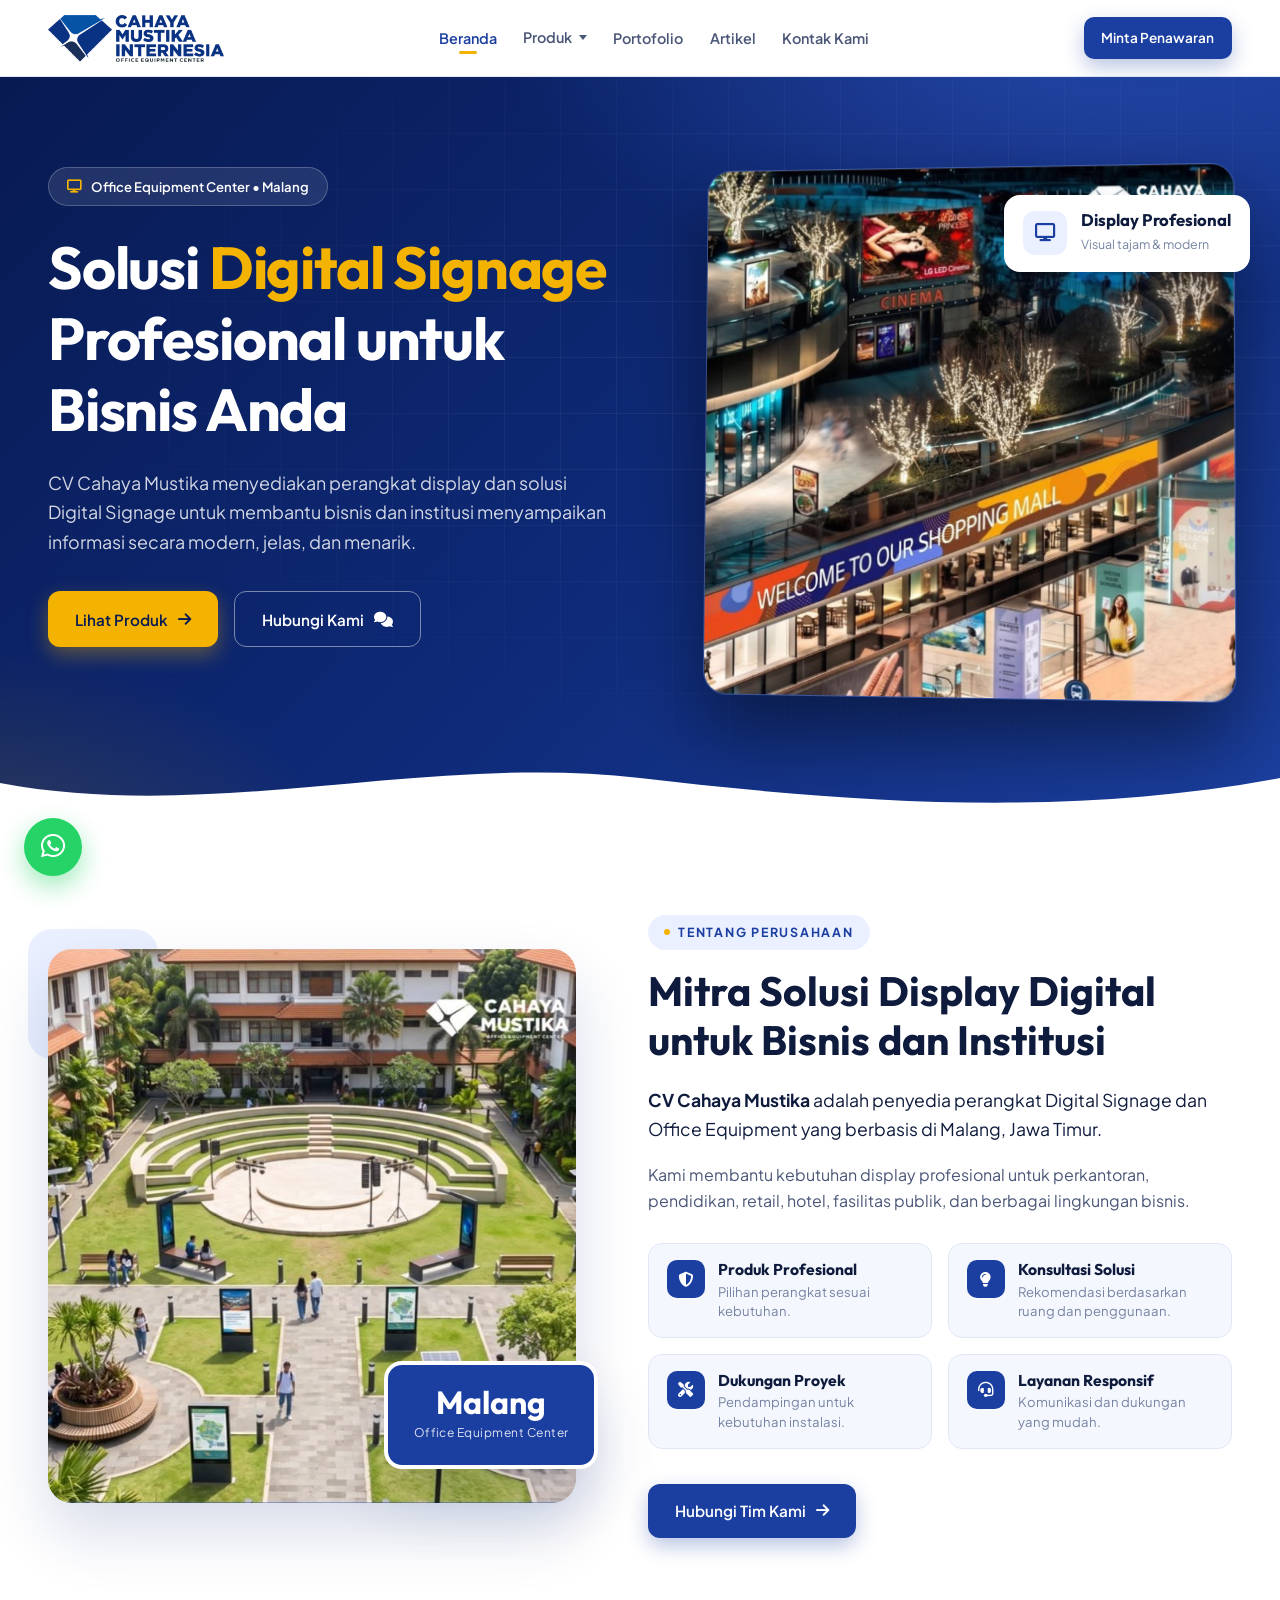
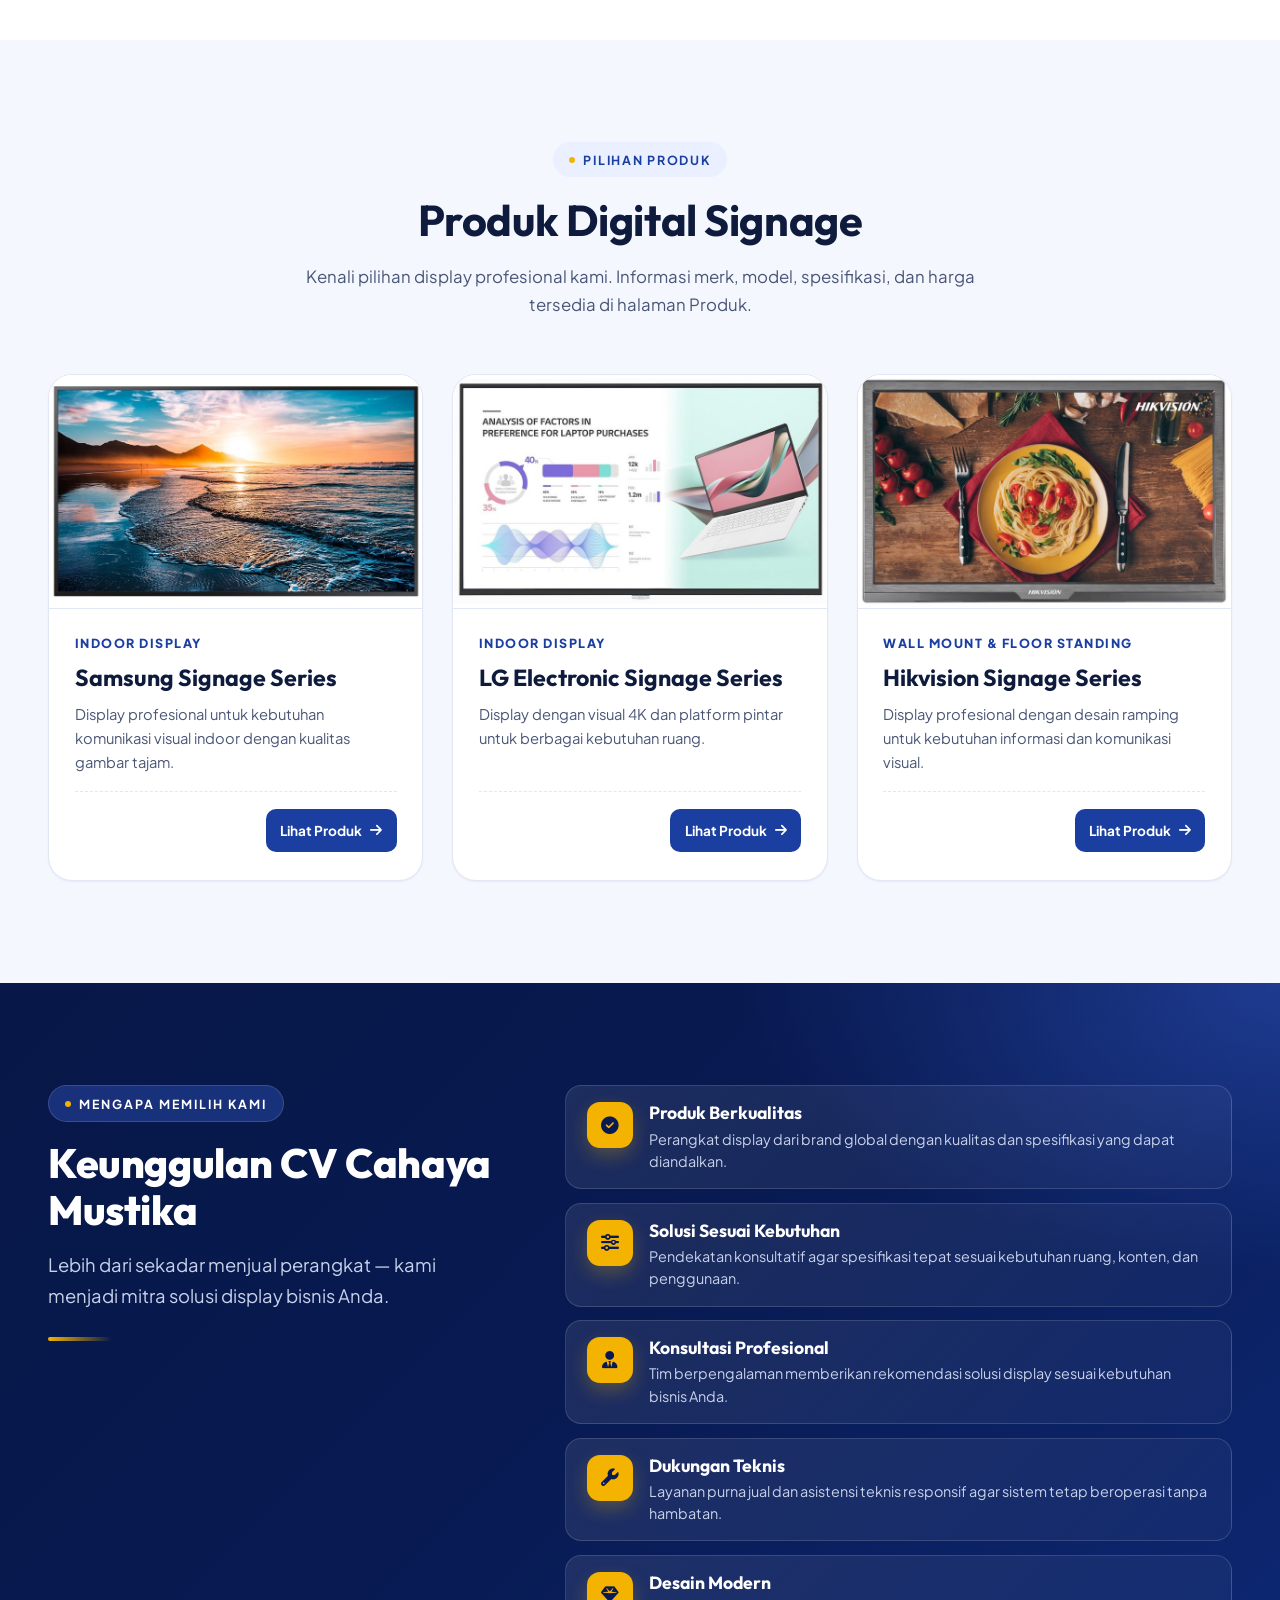
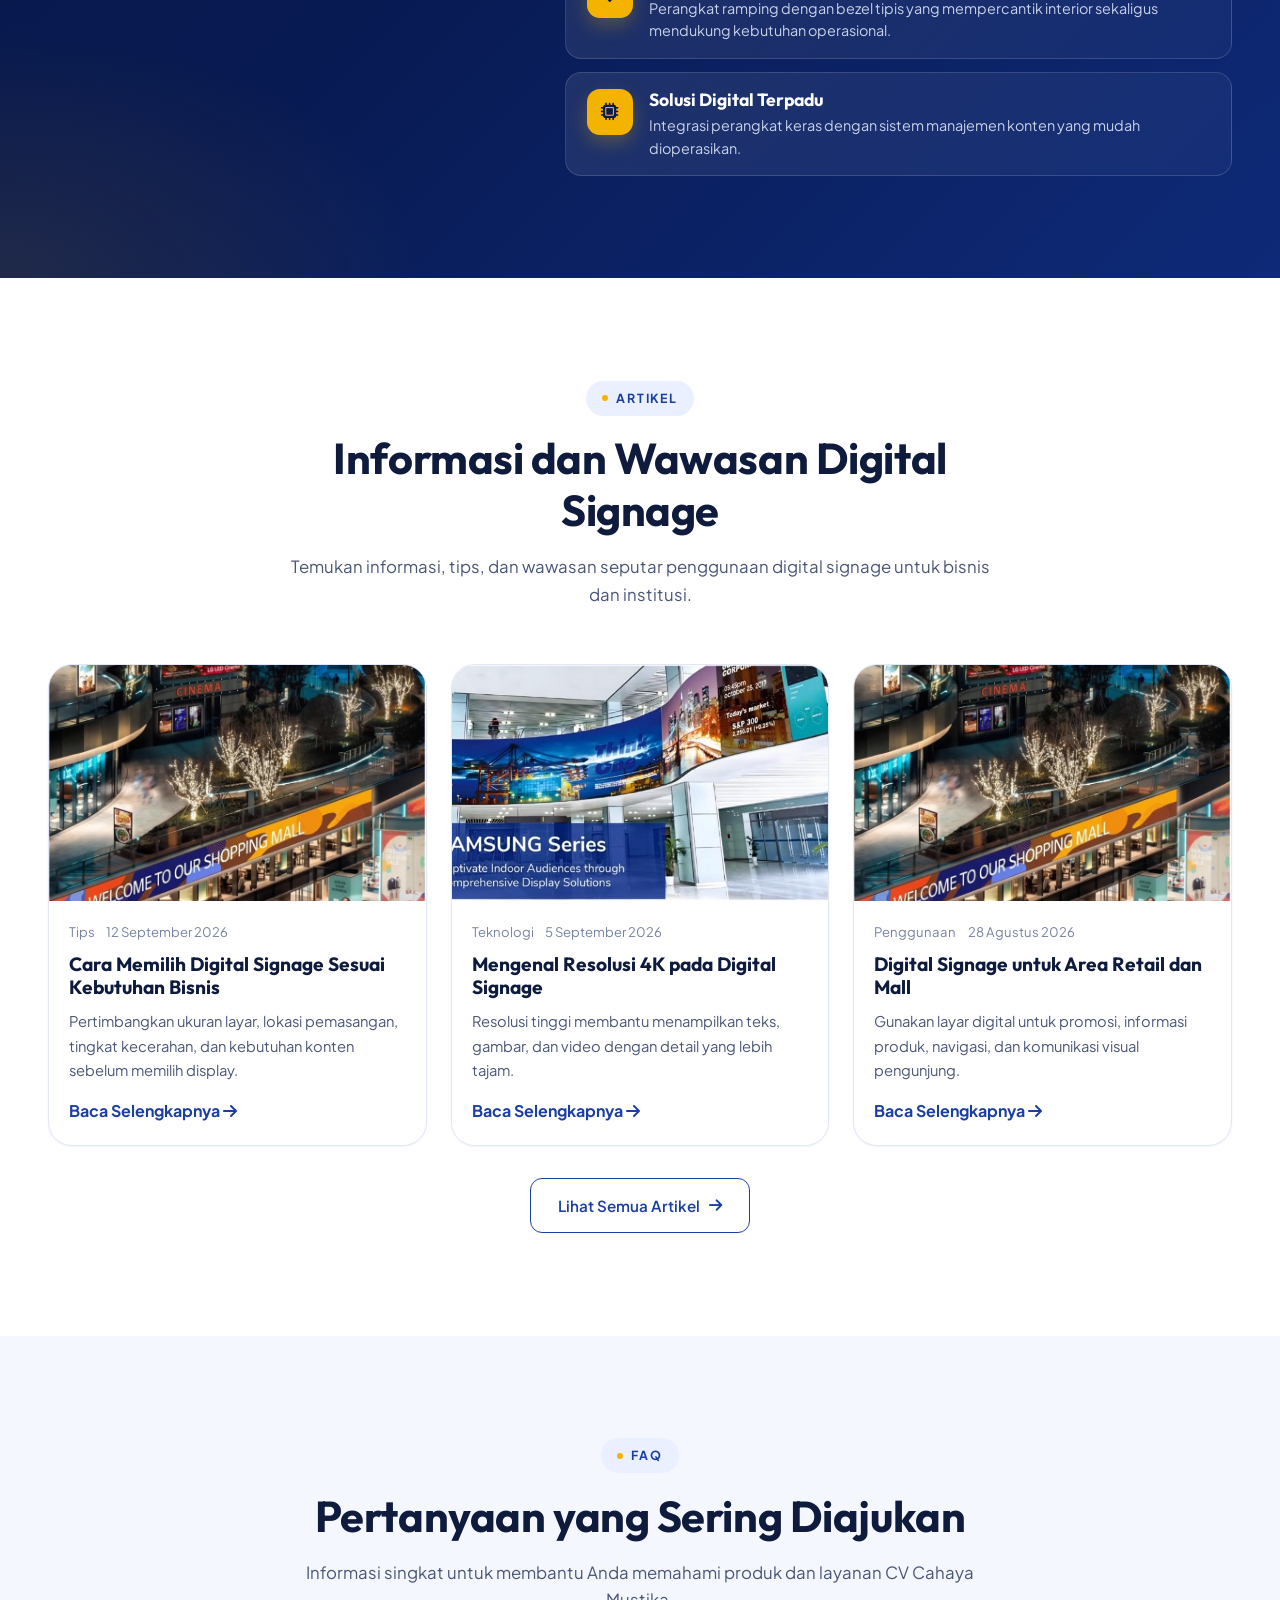
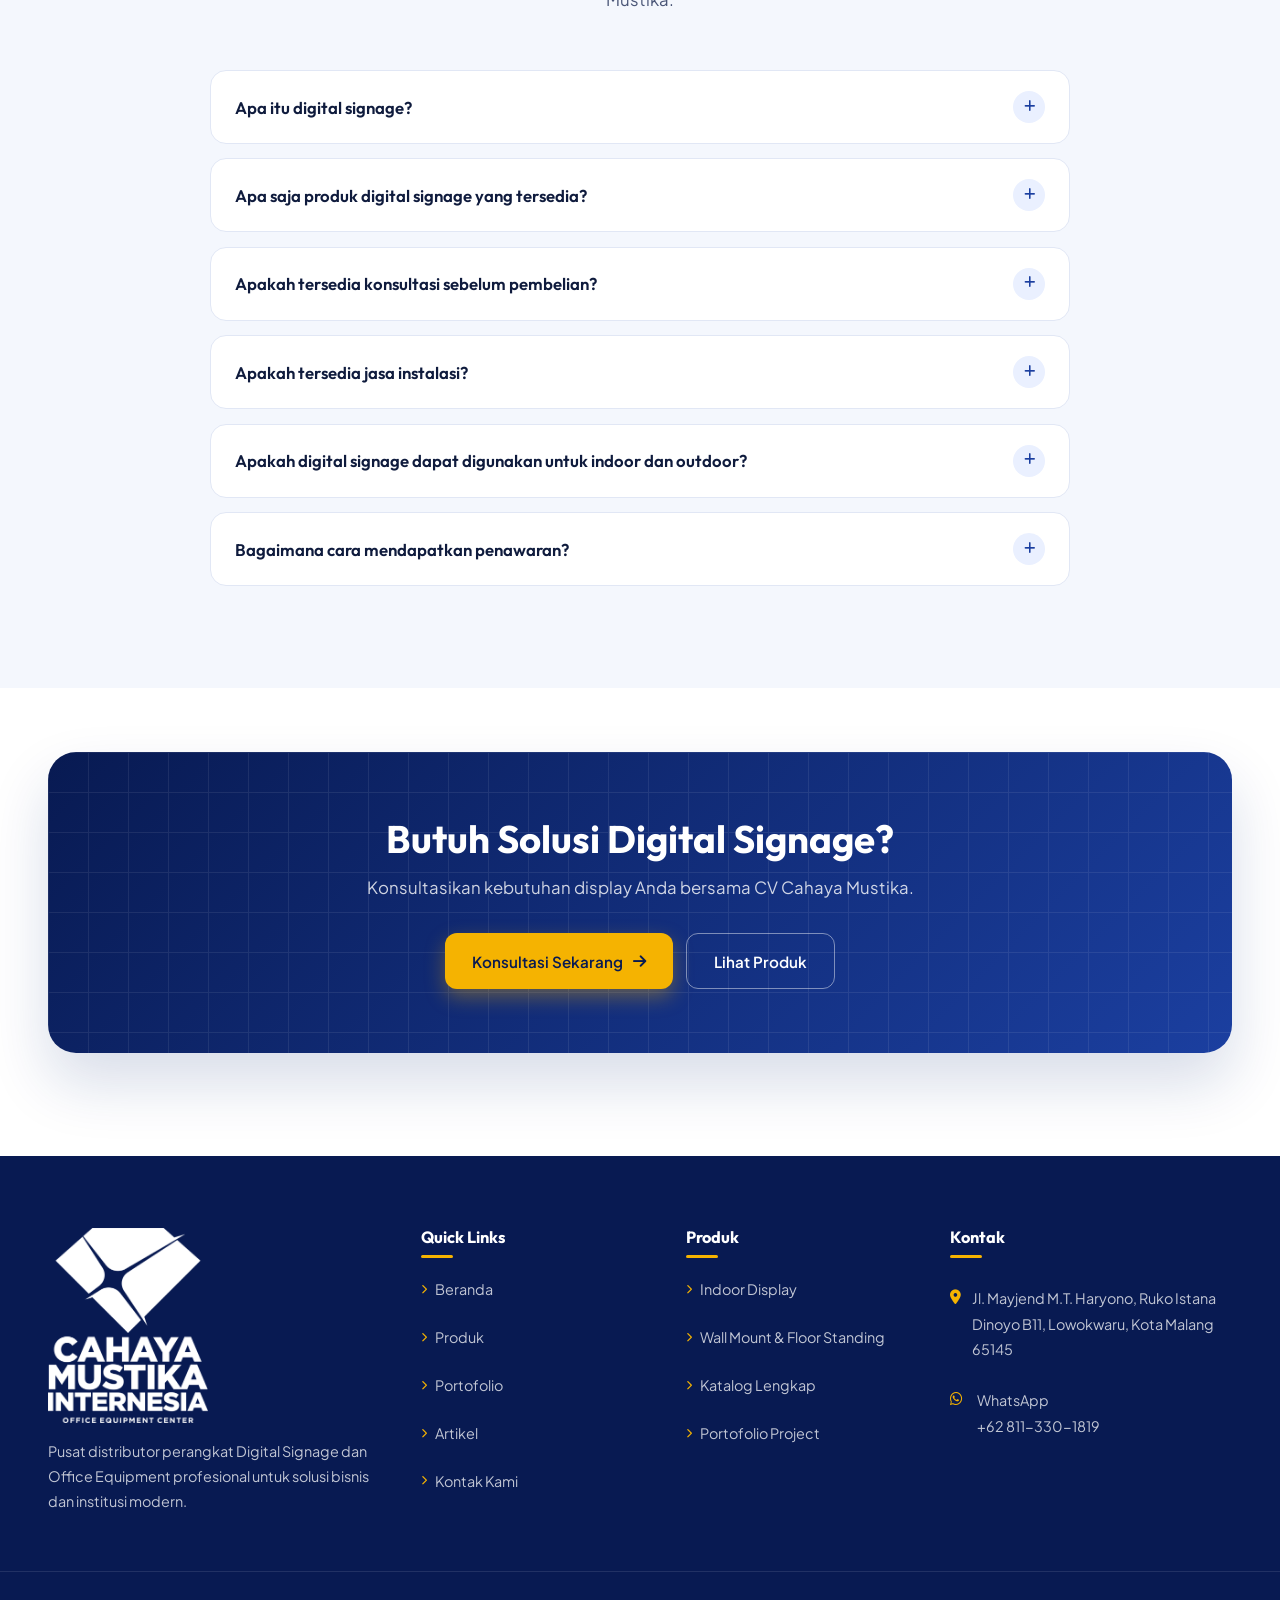
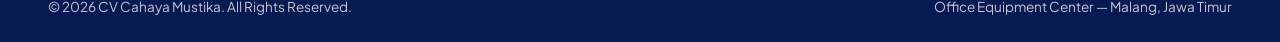
<file: index.html>
<!DOCTYPE html>
<html lang="id">
<head>
<meta charset="UTF-8"><meta name="viewport" content="width=device-width, initial-scale=1.0">
<title>CV Cahaya Mustika — Digital Signage</title>
<meta name="description" content="CV Cahaya Mustika menyediakan solusi Digital Signage dan Office Equipment profesional untuk bisnis dan institusi.">
<meta name="theme-color" content="#1B3FA0"><link rel="icon" type="image/png" href="assets/favicon.png">
<script>document.documentElement.classList.add('js');</script>
<link rel="preconnect" href="https://fonts.googleapis.com"><link rel="preconnect" href="https://fonts.gstatic.com" crossorigin>
<link href="https://fonts.googleapis.com/css2?family=Outfit:wght@400;500;600;700;800&family=Plus+Jakarta+Sans:wght@300;400;500;600;700&display=swap" rel="stylesheet">
<link rel="stylesheet" href="https://cdnjs.cloudflare.com/ajax/libs/font-awesome/6.4.0/css/all.min.css"><link rel="stylesheet" href="css/style.css">
</head>
<body>
<div class="scroll-progress" id="scrollProgress"></div>
<header id="header" class="header">
    <div class="container nav-container">
        <a href="index.html" class="logo-brand" aria-label="CV Cahaya Mustika">
            <img src="assets/logo.png" alt="CV Cahaya Mustika - Office Equipment Center">
        </a>
        <nav class="nav-menu" id="navMenu" aria-label="Navigasi utama">
            <ul class="nav-list"><li><a href="index.html" class="nav-link active">Beranda</a></li><li class="nav-item has-dropdown"><a href="produk.html" class="nav-link nav-dropdown-toggle" aria-haspopup="true" aria-expanded="false">Produk <span class="dd-caret" aria-hidden="true"></span></a><ul class="dropdown-menu" role="menu"><li role="none"><a role="menuitem" class="dropdown-link" href="produk.html?brand=samsung">Samsung</a></li><li role="none"><a role="menuitem" class="dropdown-link" href="produk.html?brand=lg">LG</a></li><li role="none"><a role="menuitem" class="dropdown-link" href="produk.html?brand=hikvision">Hikvision</a></li></ul></li><li><a href="portofolio.html" class="nav-link">Portofolio</a></li><li><a href="artikel.html" class="nav-link">Artikel</a></li><li><a href="kontak.html" class="nav-link">Kontak Kami</a></li></ul>
        </nav>
        <div class="nav-action">
            <a href="kontak.html" class="btn btn-primary btn-sm">Minta Penawaran</a>
            <button class="hamburger" id="hamburger" aria-label="Buka menu" aria-expanded="false"><span></span><span></span><span></span></button>
        </div>
    </div>
</header>
<main>
<section class="hero"><div class="container hero-grid"><div class="hero-content"><span class="hero-badge"><i class="fa-solid fa-display"></i> Office Equipment Center • Malang</span><h1>Solusi <span class="accent">Digital Signage</span> Profesional untuk Bisnis Anda</h1><p class="lead">CV Cahaya Mustika menyediakan perangkat display dan solusi Digital Signage untuk membantu bisnis dan institusi menyampaikan informasi secara modern, jelas, dan menarik.</p><div class="hero-buttons"><a href="produk.html" class="btn btn-gold">Lihat Produk <i class="fa-solid fa-arrow-right"></i></a><a href="kontak.html" class="btn btn-ghost">Hubungi Kami <i class="fa-solid fa-comments"></i></a></div></div><div class="hero-visual"><div class="hero-frame"><img src="assets/products/cover-mall.jpg" alt="Digital signage di pusat perbelanjaan"></div><div class="float-card fc-2"><div class="fi"><i class="fa-solid fa-display"></i></div><div><strong>Display Profesional</strong><span>Visual tajam & modern</span></div></div></div></div><div class="hero-wave"><svg viewBox="0 0 1440 60" preserveAspectRatio="none"><path d="M0,30 C240,70 480,0 720,25 C960,50 1200,65 1440,25 L1440,60 L0,60 Z"/></svg></div></section>
<section class="section"><div class="container about-grid"><div class="about-visual reveal"><div class="about-img-main"><img src="assets/products/campus.jpg" alt="Digital signage di area kampus"></div><div class="about-badge"><b>Malang</b><small>Office Equipment Center</small></div></div><div class="about-text reveal"><span class="eyebrow">Tentang Perusahaan</span><h2>Mitra Solusi Display Digital untuk Bisnis dan Institusi</h2><p class="lead"><strong>CV Cahaya Mustika</strong> adalah penyedia perangkat Digital Signage dan Office Equipment yang berbasis di Malang, Jawa Timur.</p><p>Kami membantu kebutuhan display profesional untuk perkantoran, pendidikan, retail, hotel, fasilitas publik, dan berbagai lingkungan bisnis.</p><div class="check-grid"><div class="check-item"><i class="fa-solid fa-shield-halved"></i><div><h4>Produk Profesional</h4><p>Pilihan perangkat sesuai kebutuhan.</p></div></div><div class="check-item"><i class="fa-solid fa-lightbulb"></i><div><h4>Konsultasi Solusi</h4><p>Rekomendasi berdasarkan ruang dan penggunaan.</p></div></div><div class="check-item"><i class="fa-solid fa-screwdriver-wrench"></i><div><h4>Dukungan Proyek</h4><p>Pendampingan untuk kebutuhan instalasi.</p></div></div><div class="check-item"><i class="fa-solid fa-headset"></i><div><h4>Layanan Responsif</h4><p>Komunikasi dan dukungan yang mudah.</p></div></div></div><a href="kontak.html" class="btn btn-primary">Hubungi Tim Kami <i class="fa-solid fa-arrow-right"></i></a></div></div></section>
<section class="section bg-alt"><div class="container"><div class="section-header"><span class="eyebrow">Pilihan Produk</span><h2>Produk Digital Signage</h2><p>Kenali pilihan display profesional kami. Informasi merk, model, spesifikasi, dan harga tersedia di halaman Produk.</p></div><div class="product-grid"><article class="product-card reveal"><div class="product-img"><img src="assets/products/samsung-qh55.jpg" alt="Samsung Signage Series"></div><div class="product-body"><div class="product-cat">Indoor Display</div><h3>Samsung Signage Series</h3><p>Display profesional untuk kebutuhan komunikasi visual indoor dengan kualitas gambar tajam.</p><div class="product-foot"><span></span><a class="btn-detail" href="produk.html">Lihat Produk <i class="fa-solid fa-arrow-right"></i></a></div></div></article><article class="product-card reveal"><div class="product-img"><img src="assets/products/lg-55uh5j.jpg" alt="LG Electronic Signage Series"></div><div class="product-body"><div class="product-cat">Indoor Display</div><h3>LG Electronic Signage Series</h3><p>Display dengan visual 4K dan platform pintar untuk berbagai kebutuhan ruang.</p><div class="product-foot"><span></span><a class="btn-detail" href="produk.html">Lihat Produk <i class="fa-solid fa-arrow-right"></i></a></div></div></article><article class="product-card reveal"><div class="product-img"><img src="assets/products/hik-d6043un.jpg" alt="Hikvision Signage Series"></div><div class="product-body"><div class="product-cat">Wall Mount & Floor Standing</div><h3>Hikvision Signage Series</h3><p>Display profesional dengan desain ramping untuk kebutuhan informasi dan komunikasi visual.</p><div class="product-foot"><span></span><a class="btn-detail" href="produk.html">Lihat Produk <i class="fa-solid fa-arrow-right"></i></a></div></div></article></div></div></section>
<section class="section why" id="keunggulan">
<div class="container why-layout">
<div class="section-header why-intro reveal"><span class="eyebrow">Mengapa Memilih Kami</span><h2>Keunggulan CV Cahaya Mustika</h2><p>Lebih dari sekadar menjual perangkat — kami menjadi mitra solusi display bisnis Anda.</p></div>
<div class="why-grid">
<article class="why-item reveal" style="--i:0"><div class="why-card"><div class="wi"><i class="fa-solid fa-circle-check" aria-hidden="true"></i></div><div class="why-content"><h3>Produk Berkualitas</h3><p>Perangkat display dari brand global dengan kualitas dan spesifikasi yang dapat diandalkan.</p></div></div></article>
<article class="why-item reveal" style="--i:1"><div class="why-card"><div class="wi"><i class="fa-solid fa-sliders" aria-hidden="true"></i></div><div class="why-content"><h3>Solusi Sesuai Kebutuhan</h3><p>Pendekatan konsultatif agar spesifikasi tepat sesuai kebutuhan ruang, konten, dan penggunaan.</p></div></div></article>
<article class="why-item reveal" style="--i:2"><div class="why-card"><div class="wi"><i class="fa-solid fa-user-tie" aria-hidden="true"></i></div><div class="why-content"><h3>Konsultasi Profesional</h3><p>Tim berpengalaman memberikan rekomendasi solusi display sesuai kebutuhan bisnis Anda.</p></div></div></article>
<article class="why-item reveal" style="--i:0"><div class="why-card"><div class="wi"><i class="fa-solid fa-wrench" aria-hidden="true"></i></div><div class="why-content"><h3>Dukungan Teknis</h3><p>Layanan purna jual dan asistensi teknis responsif agar sistem tetap beroperasi tanpa hambatan.</p></div></div></article>
<article class="why-item reveal" style="--i:1"><div class="why-card"><div class="wi"><i class="fa-solid fa-gem" aria-hidden="true"></i></div><div class="why-content"><h3>Desain Modern</h3><p>Perangkat ramping dengan bezel tipis yang mempercantik interior sekaligus mendukung kebutuhan operasional.</p></div></div></article>
<article class="why-item reveal" style="--i:2"><div class="why-card"><div class="wi"><i class="fa-solid fa-microchip" aria-hidden="true"></i></div><div class="why-content"><h3>Solusi Digital Terpadu</h3><p>Integrasi perangkat keras dengan sistem manajemen konten yang mudah dioperasikan.</p></div></div></article>
</div>
</div>
</section>
<section class="section">
<div class="container">
<div class="section-header"><span class="eyebrow">Artikel</span><h2>Informasi dan Wawasan Digital Signage</h2><p>Temukan informasi, tips, dan wawasan seputar penggunaan digital signage untuk bisnis dan institusi.</p></div>
<div class="article-grid">
<article class="article-card reveal"><img src="assets/articles/artikel-pilihan-display.jpg" alt="Cara memilih digital signage"><div class="article-card-body"><div class="article-meta"><span>Tips</span><span>12 September 2026</span></div><h3>Cara Memilih Digital Signage Sesuai Kebutuhan Bisnis</h3><p>Pertimbangkan ukuran layar, lokasi pemasangan, tingkat kecerahan, dan kebutuhan konten sebelum memilih display.</p><a class="article-read" href="artikel.html">Baca Selengkapnya <i class="fa-solid fa-arrow-right"></i></a></div></article>
<article class="article-card reveal"><img src="assets/articles/artikel-4k.jpg" alt="Resolusi 4K digital signage"><div class="article-card-body"><div class="article-meta"><span>Teknologi</span><span>5 September 2026</span></div><h3>Mengenal Resolusi 4K pada Digital Signage</h3><p>Resolusi tinggi membantu menampilkan teks, gambar, dan video dengan detail yang lebih tajam.</p><a class="article-read" href="artikel.html">Baca Selengkapnya <i class="fa-solid fa-arrow-right"></i></a></div></article>
<article class="article-card reveal"><img src="assets/articles/artikel-retail.jpg" alt="Digital signage untuk retail"><div class="article-card-body"><div class="article-meta"><span>Penggunaan</span><span>28 Agustus 2026</span></div><h3>Digital Signage untuk Area Retail dan Mall</h3><p>Gunakan layar digital untuk promosi, informasi produk, navigasi, dan komunikasi visual pengunjung.</p><a class="article-read" href="artikel.html">Baca Selengkapnya <i class="fa-solid fa-arrow-right"></i></a></div></article>
</div>
<div style="text-align:center;margin-top:2rem"><a href="artikel.html" class="btn btn-outline">Lihat Semua Artikel <i class="fa-solid fa-arrow-right"></i></a></div>
</div>
</section>
<section class="section bg-alt">
<div class="container">
<div class="section-header"><span class="eyebrow">FAQ</span><h2>Pertanyaan yang Sering Diajukan</h2><p>Informasi singkat untuk membantu Anda memahami produk dan layanan CV Cahaya Mustika.</p></div>
<div class="faq-wrap">
<div class="faq-item"><button class="faq-q" type="button">Apa itu digital signage?<i class="fa-solid fa-plus"></i></button><div class="faq-a"><p>Digital signage adalah media display digital yang digunakan untuk menyampaikan informasi, promosi, pengumuman, atau konten visual secara dinamis.</p></div></div>
<div class="faq-item"><button class="faq-q" type="button">Apa saja produk digital signage yang tersedia?<i class="fa-solid fa-plus"></i></button><div class="faq-a"><p>Kami menyediakan berbagai pilihan display profesional dari Samsung, LG, dan Hikvision untuk kebutuhan indoor, wall mount, floor standing, serta kebutuhan visual lainnya.</p></div></div>
<div class="faq-item"><button class="faq-q" type="button">Apakah tersedia konsultasi sebelum pembelian?<i class="fa-solid fa-plus"></i></button><div class="faq-a"><p>Ya. Tim CV Cahaya Mustika dapat membantu menyesuaikan pilihan perangkat berdasarkan ukuran ruang, lokasi pemasangan, jenis konten, dan kebutuhan penggunaan.</p></div></div>
<div class="faq-item"><button class="faq-q" type="button">Apakah tersedia jasa instalasi?<i class="fa-solid fa-plus"></i></button><div class="faq-a"><p>Untuk kebutuhan proyek, Anda dapat berkonsultasi dengan tim kami mengenai kebutuhan pemasangan dan dukungan proyek.</p></div></div>
<div class="faq-item"><button class="faq-q" type="button">Apakah digital signage dapat digunakan untuk indoor dan outdoor?<i class="fa-solid fa-plus"></i></button><div class="faq-a"><p>Jenis perangkat harus disesuaikan dengan lokasi penggunaan. Tim kami dapat membantu memilih spesifikasi display yang sesuai dengan kondisi ruang dan lingkungan.</p></div></div>
<div class="faq-item"><button class="faq-q" type="button">Bagaimana cara mendapatkan penawaran?<i class="fa-solid fa-plus"></i></button><div class="faq-a"><p>Klik tombol Minta Penawaran atau Hubungi Kami, lalu sampaikan kebutuhan display Anda. Tim kami akan membantu proses konsultasi dan penawaran.</p></div></div>
</div>
</div>
</section>
<section class="cta"><div class="container"><div class="cta-box"><h2>Butuh Solusi Digital Signage?</h2><p>Konsultasikan kebutuhan display Anda bersama CV Cahaya Mustika.</p><div class="cta-actions"><a href="kontak.html" class="btn btn-gold">Konsultasi Sekarang <i class="fa-solid fa-arrow-right"></i></a><a href="produk.html" class="btn btn-ghost">Lihat Produk</a></div></div></div></section>
</main>
<footer class="footer"><div class="container footer-grid"><div class="footer-brand"><img src="assets/logo-white.png" alt="CV Cahaya Mustika"><p>Pusat distributor perangkat Digital Signage dan Office Equipment profesional untuk solusi bisnis dan institusi modern.</p></div><div><h4>Quick Links</h4><ul class="footer-links"><li><a href="index.html">Beranda</a></li><li><a href="produk.html">Produk</a></li><li><a href="portofolio.html">Portofolio</a></li><li><a href="artikel.html">Artikel</a></li><li><a href="kontak.html">Kontak Kami</a></li></ul></div><div><h4>Produk</h4><ul class="footer-links"><li><a href="produk.html?kategori=indoor">Indoor Display</a></li><li><a href="produk.html?kategori=wall">Wall Mount &amp; Floor Standing</a></li><li><a href="produk.html">Katalog Lengkap</a></li><li><a href="portofolio.html">Portofolio Project</a></li></ul></div><div class="footer-contact"><h4>Kontak</h4>
                <p><i class="fa-solid fa-location-dot"></i><span>Jl. Mayjend M.T. Haryono, Ruko Istana Dinoyo B11, Lowokwaru, Kota Malang 65145</span></p>
                <p><i class="fa-brands fa-whatsapp"></i><span>WhatsApp<br><a href="https://wa.me/628113301819?text=Halo%20CV%20Cahaya%20Mustika%2C%20saya%20ingin%20konsultasi%20Digital%20Signage." target="_blank" rel="noopener" data-wa-number>+62 811-330-1819</a></span></p>
            </div></div><div class="footer-bottom"><div class="container"><span>&copy; 2026 CV Cahaya Mustika. All Rights Reserved.</span><span>Office Equipment Center — Malang, Jawa Timur</span></div></div></footer>
<a href="https://wa.me/628113301819?text=Halo%20CV%20Cahaya%20Mustika%2C%20saya%20ingin%20konsultasi%20Digital%20Signage." target="_blank" rel="noopener" class="wa-float" data-wa-number aria-label="Chat WhatsApp"><i class="fa-brands fa-whatsapp"></i></a><button id="backToTop" class="back-to-top" aria-label="Kembali ke atas"><i class="fa-solid fa-arrow-up"></i></button>
<script src="js/script.js"></script>
</body></html>
</file>
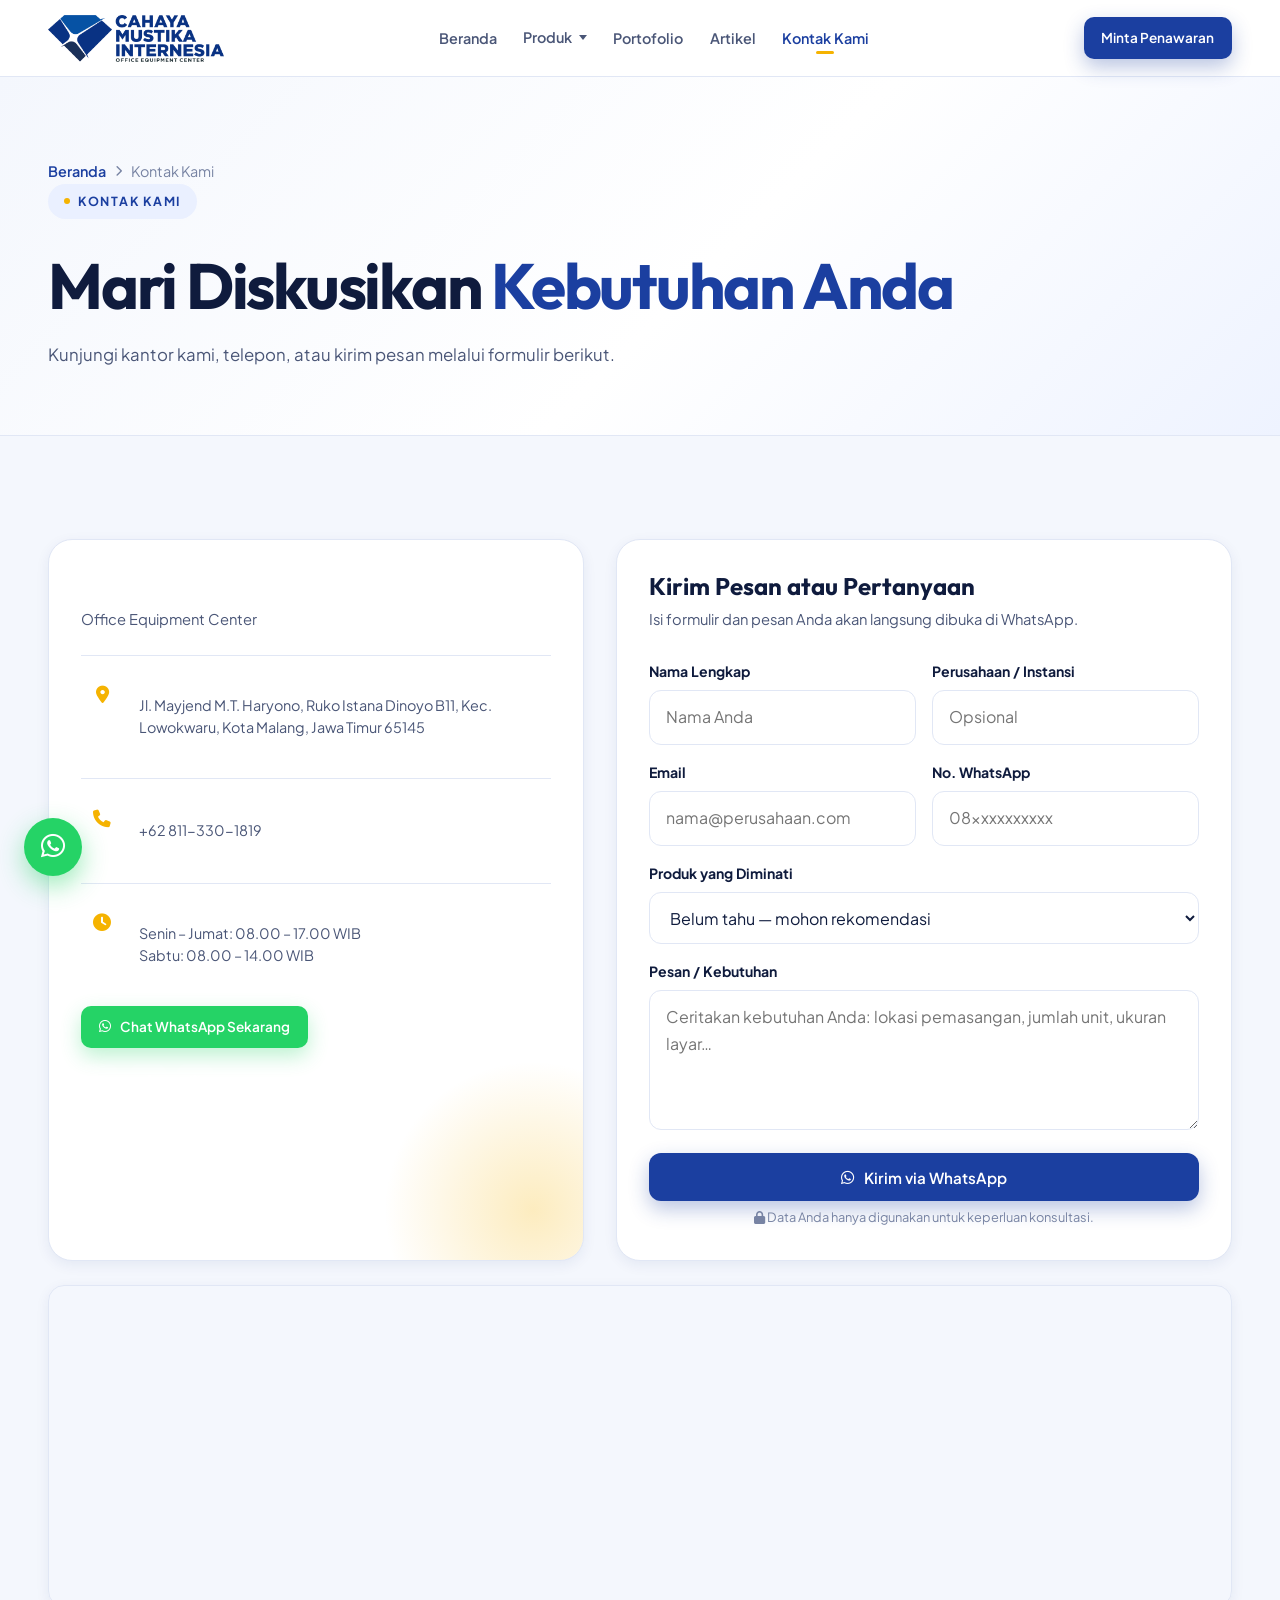
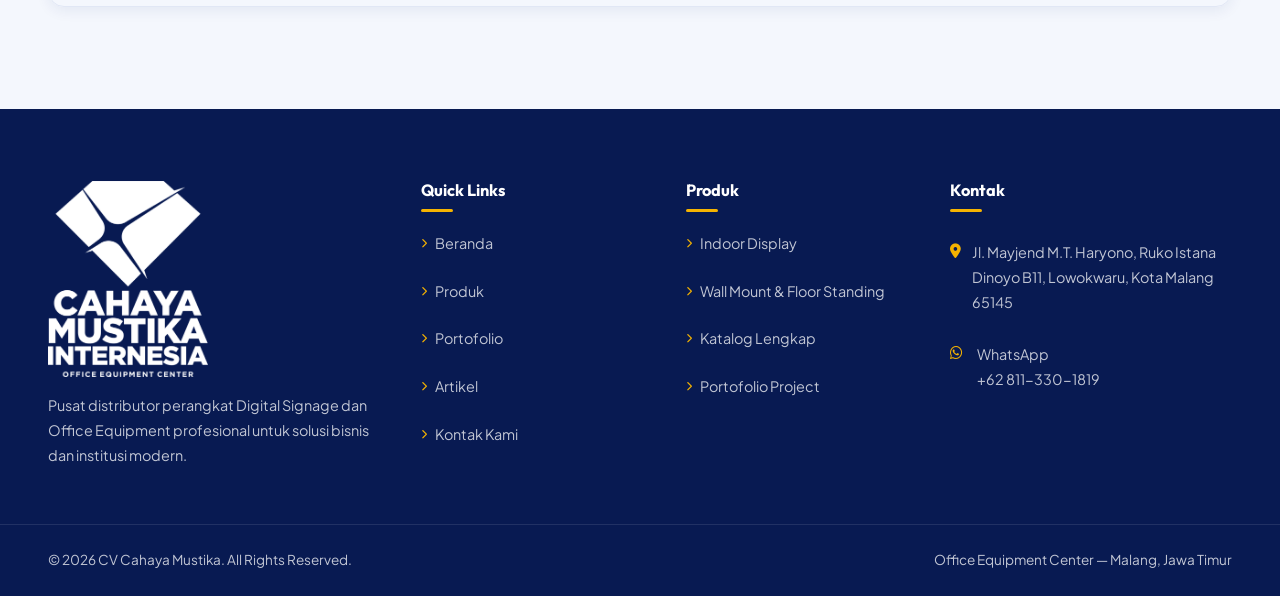
<file: kontak.html>
<!DOCTYPE html>
<html lang="id">
<head>
    <meta charset="UTF-8">
    <meta name="viewport" content="width=device-width, initial-scale=1.0">
    <title>Kontak Kami — CV Cahaya Mustika</title>
    <meta name="description" content="Hubungi CV Cahaya Mustika di Ruko Istana Dinoyo B11, Malang. Telepon +62 811-330-1819, WhatsApp, atau kirim pesan lewat formulir konsultasi.">
    <meta name="theme-color" content="#1B3FA0">
    <link rel="icon" type="image/png" href="assets/favicon.png">
    <script>document.documentElement.classList.add('js');</script>
    <link rel="preconnect" href="https://fonts.googleapis.com">
    <link rel="preconnect" href="https://fonts.gstatic.com" crossorigin>
    <link href="https://fonts.googleapis.com/css2?family=Outfit:wght@400;500;600;700;800&family=Plus+Jakarta+Sans:wght@300;400;500;600;700&display=swap" rel="stylesheet">
    <link rel="stylesheet" href="https://cdnjs.cloudflare.com/ajax/libs/font-awesome/6.4.0/css/all.min.css">
    <link rel="stylesheet" href="css/style.css">
</head>
<body>
    <div class="scroll-progress" id="scrollProgress"></div>
<header id="header" class="header">
    <div class="container nav-container">
        <a href="index.html" class="logo-brand" aria-label="CV Cahaya Mustika">
            <img src="assets/logo.png" alt="CV Cahaya Mustika - Office Equipment Center">
        </a>
        <nav class="nav-menu" id="navMenu" aria-label="Navigasi utama">
            <ul class="nav-list"><li><a href="index.html" class="nav-link">Beranda</a></li><li class="nav-item has-dropdown"><a href="produk.html" class="nav-link nav-dropdown-toggle" aria-haspopup="true" aria-expanded="false">Produk <span class="dd-caret" aria-hidden="true"></span></a><ul class="dropdown-menu" role="menu"><li role="none"><a role="menuitem" class="dropdown-link" href="produk.html?brand=samsung">Samsung</a></li><li role="none"><a role="menuitem" class="dropdown-link" href="produk.html?brand=lg">LG</a></li><li role="none"><a role="menuitem" class="dropdown-link" href="produk.html?brand=hikvision">Hikvision</a></li></ul></li><li><a href="portofolio.html" class="nav-link">Portofolio</a></li><li><a href="artikel.html" class="nav-link">Artikel</a></li><li><a href="kontak.html" class="nav-link active">Kontak Kami</a></li></ul>
        </nav>
        <div class="nav-action">
            <a href="kontak.html" class="btn btn-primary btn-sm">Minta Penawaran</a>
            <button class="hamburger" id="hamburger" aria-label="Buka menu" aria-expanded="false"><span></span><span></span><span></span></button>
        </div>
    </div>
</header>
    <main>
<section class="page-hero"><div class="container"><nav class="crumb" aria-label="Breadcrumb"><a href="index.html">Beranda</a><i class="fa-solid fa-chevron-right"></i><span>Kontak Kami</span></nav><span class="eyebrow">Kontak Kami</span><h1>Mari Diskusikan <span class="accent">Kebutuhan Anda</span></h1><p>Kunjungi kantor kami, telepon, atau kirim pesan melalui formulir berikut.</p></div></section>
        <section id="kontak" class="section bg-alt">
        <div class="container">
            <div class="contact-grid">
                <div class="contact-info reveal">
                    <h3>CV CAHAYA MUSTIKA</h3>
                    <p>Office Equipment Center</p>
                    <div class="contact-item"><div class="ci"><i class="fa-solid fa-location-dot"></i></div><div><h4>Alamat Kantor</h4><p>Jl. Mayjend M.T. Haryono, Ruko Istana Dinoyo B11, Kec. Lowokwaru, Kota Malang, Jawa Timur 65145</p></div></div>
                    <div class="contact-item"><div class="ci"><i class="fa-solid fa-phone"></i></div><div><h4>Telepon</h4><a href="tel:+628113301819">+62 811-330-1819</a></div></div>
                    <div class="contact-item"><div class="ci"><i class="fa-solid fa-clock"></i></div><div><h4>Jam Operasional</h4><p>Senin – Jumat: 08.00 – 17.00 WIB<br>Sabtu: 08.00 – 14.00 WIB</p></div></div>
                    <a href="https://wa.me/628113301819?text=Halo%20CV%20Cahaya%20Mustika%2C%20saya%20ingin%20konsultasi%20Digital%20Signage." target="_blank" rel="noopener" class="btn btn-wa btn-sm wa-btn"><i class="fa-brands fa-whatsapp"></i> Chat WhatsApp Sekarang</a><div class="contact-social">
                        <a href="https://instagram.com/cahayamustika.id" target="_blank" rel="noopener" aria-label="Instagram"><i class="fa-brands fa-instagram"></i></a>
                        <a href="https://www.tiktok.com/@cahayamustika.id" target="_blank" rel="noopener" aria-label="TikTok"><i class="fa-brands fa-tiktok"></i></a>
                        <a href="https://cahayamustika.com" target="_blank" rel="noopener" aria-label="Website"><i class="fa-solid fa-globe"></i></a>
                    </div>
                </div>

                <div class="form-card reveal d1">
                    <h3>Kirim Pesan atau Pertanyaan</h3>
                    <p>Isi formulir dan pesan Anda akan langsung dibuka di WhatsApp.</p>
                    <form id="contactForm" novalidate>
                        <div class="form-row">
                            <div class="form-group"><label for="nama">Nama Lengkap</label><input type="text" id="nama" required placeholder="Nama Anda"></div>
                            <div class="form-group"><label for="perusahaan">Perusahaan / Instansi</label><input type="text" id="perusahaan" placeholder="Opsional"></div>
                        </div>
                        <div class="form-row">
                            <div class="form-group"><label for="email">Email</label><input type="email" id="email" required placeholder="nama@perusahaan.com"></div>
                            <div class="form-group"><label for="whatsapp">No. WhatsApp</label><input type="tel" id="whatsapp" required placeholder="08xxxxxxxxxx"></div>
                        </div>
                        <div class="form-group">
                            <label for="minat">Produk yang Diminati</label>
                            <select id="minat">
                                <option>Belum tahu — mohon rekomendasi</option>
                                <option>Indoor Display</option>
                                <option>Wall Mount &amp; Floor Standing</option>
                                <option>Solusi Custom / Proyek</option>
                            </select>
                        </div>
                        <div class="form-group"><label for="pesan">Pesan / Kebutuhan</label><textarea id="pesan" required placeholder="Ceritakan kebutuhan Anda: lokasi pemasangan, jumlah unit, ukuran layar…"></textarea></div>
                        <button type="submit" class="btn btn-primary btn-block"><i class="fa-brands fa-whatsapp"></i> Kirim via WhatsApp</button>
                        <p class="form-hint"><i class="fa-solid fa-lock"></i> Data Anda hanya digunakan untuk keperluan konsultasi.</p>
                    </form>
                </div>
            </div>

            <div class="map-wrap reveal">
                <iframe title="Lokasi CV Cahaya Mustika" loading="lazy" referrerpolicy="no-referrer-when-downgrade"
                    src="https://www.google.com/maps?q=Ruko+Istana+Dinoyo+B11,+Jl.+Mayjend+M.T.+Haryono,+Malang&output=embed"></iframe>
            </div>
        </div>
    </section>
    </main>
    <footer class="footer">
        <div class="container footer-grid">
            <div class="footer-brand"><img src="assets/logo-white.png" alt="CV Cahaya Mustika"><p>Pusat distributor perangkat Digital Signage dan Office Equipment profesional untuk solusi bisnis dan institusi modern.</p></div>
            <div><h4>Quick Links</h4><ul class="footer-links"><li><a href="index.html">Beranda</a></li><li><a href="produk.html">Produk</a></li><li><a href="portofolio.html">Portofolio</a></li><li><a href="artikel.html">Artikel</a></li><li><a href="kontak.html">Kontak Kami</a></li></ul></div>
            <div><h4>Produk</h4><ul class="footer-links"><li><a href="produk.html?kategori=indoor">Indoor Display</a></li><li><a href="produk.html?kategori=wall">Wall Mount &amp; Floor Standing</a></li><li><a href="produk.html">Katalog Lengkap</a></li><li><a href="portofolio.html">Portofolio Project</a></li></ul></div>
            <div class="footer-contact"><h4>Kontak</h4>
                <p><i class="fa-solid fa-location-dot"></i><span>Jl. Mayjend M.T. Haryono, Ruko Istana Dinoyo B11, Lowokwaru, Kota Malang 65145</span></p>
                <p><i class="fa-brands fa-whatsapp"></i><span>WhatsApp<br><a href="https://wa.me/628113301819?text=Halo%20CV%20Cahaya%20Mustika%2C%20saya%20ingin%20konsultasi%20Digital%20Signage." target="_blank" rel="noopener" data-wa-number>+62 811-330-1819</a></span></p>
            </div>
        </div>
        <div class="footer-bottom"><div class="container"><span>&copy; 2026 CV Cahaya Mustika. All Rights Reserved.</span><span>Office Equipment Center — Malang, Jawa Timur</span></div></div>
    </footer>
    <a href="https://wa.me/628113301819?text=Halo%20CV%20Cahaya%20Mustika%2C%20saya%20ingin%20konsultasi%20Digital%20Signage." target="_blank" rel="noopener" class="wa-float" aria-label="Chat WhatsApp"><i class="fa-brands fa-whatsapp"></i></a>
    <button id="backToTop" class="back-to-top" aria-label="Kembali ke atas"><i class="fa-solid fa-arrow-up"></i></button>

    <script src="js/script.js"></script>
</body>
</html>
</file>
<file: css/style.css>
/* ==========================================================
   CV CAHAYA MUSTIKA — Corporate Website Stylesheet
   Brand: Royal Blue (dari logo) + Gold accent
   ========================================================== */

:root {
    --brand: #1B3FA0;
    --brand-dark: #0E2A78;
    --brand-deep: #081A52;
    --brand-light: #3A63D8;
    --brand-tint: #EAF0FF;
    --gold: #F5B301;
    --gold-dark: #D99A00;

    --bg: #FFFFFF;
    --bg-alt: #F4F7FD;
    --surface: #FFFFFF;
    --text: #0F1B3D;
    --text-soft: #4A5677;
    --text-mute: #7783A3;
    --line: #E1E7F5;

    --shadow-xs: 0 1px 2px rgba(14, 42, 120, .06);
    --shadow-sm: 0 4px 14px rgba(14, 42, 120, .07);
    --shadow-md: 0 14px 34px rgba(14, 42, 120, .10);
    --shadow-lg: 0 30px 60px rgba(14, 42, 120, .16);

    --radius: 16px;
    --radius-lg: 24px;
    --ease: cubic-bezier(.4, 0, .2, 1);
    --header-h: 76px;
}

body.dark-mode {
    --brand: #6C93FF;
    --brand-dark: #4F78F0;
    --brand-tint: rgba(108, 147, 255, .12);
    --bg: #0A1226;
    --bg-alt: #0E1830;
    --surface: #121E3B;
    --text: #EEF2FF;
    --text-soft: #B4BFDC;
    --text-mute: #8391B5;
    --line: #22315A;
    --shadow-xs: 0 1px 2px rgba(0, 0, 0, .3);
    --shadow-sm: 0 4px 14px rgba(0, 0, 0, .35);
    --shadow-md: 0 14px 34px rgba(0, 0, 0, .45);
    --shadow-lg: 0 30px 60px rgba(0, 0, 0, .55);
}

/* ---------- Reset ---------- */
*, *::before, *::after { margin: 0; padding: 0; box-sizing: border-box; }
html { scroll-behavior: smooth; scroll-padding-top: calc(var(--header-h) + 10px); }
body {
    font-family: 'Plus Jakarta Sans', system-ui, sans-serif;
    background: var(--bg);
    color: var(--text);
    line-height: 1.65;
    overflow-x: hidden;
    -webkit-font-smoothing: antialiased;
    transition: background-color .3s var(--ease), color .3s var(--ease);
}
h1, h2, h3, h4, h5 { font-family: 'Outfit', sans-serif; font-weight: 700; color: var(--text); line-height: 1.2; }
a { color: inherit; text-decoration: none; transition: all .25s var(--ease); }
ul { list-style: none; }
img { max-width: 100%; height: auto; display: block; }
button { font-family: inherit; cursor: pointer; border: none; background: none; color: inherit; }
::selection { background: var(--brand); color: #fff; }

.container { max-width: 1240px; margin: 0 auto; padding: 0 1.75rem; }
.section { padding: 6.5rem 0; position: relative; }
.bg-alt { background: var(--bg-alt); }
.text-center { text-align: center; }

/* ---------- Section header ---------- */
.section-header { max-width: 720px; margin: 0 auto 3.5rem; text-align: center; }
.eyebrow {
    display: inline-flex; align-items: center; gap: .5rem;
    font-size: .78rem; font-weight: 700; letter-spacing: .14em; text-transform: uppercase;
    color: var(--brand); background: var(--brand-tint);
    padding: .45rem 1rem; border-radius: 99px; margin-bottom: 1.1rem;
}
.eyebrow::before { content: ""; width: 6px; height: 6px; border-radius: 50%; background: var(--gold); }
.section-header h2 { font-size: clamp(1.9rem, 3.4vw, 2.7rem); margin-bottom: 1rem; letter-spacing: -.01em; }
.section-header p { color: var(--text-soft); font-size: 1.05rem; }

/* ---------- Buttons ---------- */
.btn {
    display: inline-flex; align-items: center; justify-content: center; gap: .6rem;
    padding: .9rem 1.7rem; border-radius: 12px; font-weight: 600; font-size: .95rem;
    transition: all .3s var(--ease); white-space: nowrap;
}
.btn-primary { background: var(--brand); color: #fff; box-shadow: 0 8px 20px rgba(27, 63, 160, .3); }
.btn-primary:hover { background: var(--brand-dark); transform: translateY(-2px); box-shadow: 0 12px 28px rgba(27, 63, 160, .4); }
body.dark-mode .btn-primary { color: #0A1226; }
.btn-gold { background: var(--gold); color: var(--brand-deep); box-shadow: 0 8px 20px rgba(245, 179, 1, .35); }
.btn-gold:hover { background: var(--gold-dark); transform: translateY(-2px); }
.btn-ghost { border: 1.5px solid rgba(255, 255, 255, .45); color: #fff; }
.btn-ghost:hover { background: rgba(255, 255, 255, .12); border-color: #fff; }
.btn-outline { border: 1.5px solid var(--brand); color: var(--brand); }
.btn-outline:hover { background: var(--brand); color: #fff; }
body.dark-mode .btn-outline:hover { color: #0A1226; }
.btn-wa { background: #25D366; color: #fff; box-shadow: 0 8px 20px rgba(37, 211, 102, .3); }
.btn-wa:hover { background: #1EB957; transform: translateY(-2px); }
.btn-block { width: 100%; }
.btn-sm { padding: .6rem 1.1rem; font-size: .85rem; border-radius: 10px; }

/* ---------- Header ---------- */
.header {
    position: sticky; top: 0; z-index: 1000;
    background: color-mix(in srgb, var(--bg) 88%, transparent);
    backdrop-filter: saturate(160%) blur(14px);
    -webkit-backdrop-filter: saturate(160%) blur(14px);
    border-bottom: 1px solid var(--line);
    transition: box-shadow .3s var(--ease), background-color .3s var(--ease);
}
.header.scrolled { box-shadow: var(--shadow-sm); }
.nav-container {
    display: grid;
    grid-template-columns: 220px minmax(0, 1fr) 220px;
    align-items: center;
    height: var(--header-h);
    gap: 1rem;
}
.logo-brand { display: flex; align-items: center; gap: .85rem; justify-self: start; }
.logo-brand img { height: 54px; width: auto; max-width: 100%; object-fit: contain; }
.logo-light { display: block; }
.logo-dark { display: none; }
body.dark-mode .logo-light { display: none; }
body.dark-mode .logo-dark { display: block; }

.nav-menu { justify-self: center; }
.nav-list { display: flex; align-items: center; justify-content: center; gap: .25rem; }
.nav-link { position: relative; padding: .55rem .95rem; font-weight: 600; font-size: .92rem; color: var(--text-soft); border-radius: 10px; }
.nav-link:hover { color: var(--brand); background: var(--brand-tint); }
.nav-link.active { color: var(--brand); }
.nav-link.active::after { content: ""; position: absolute; left: 50%; bottom: 2px; width: 18px; height: 3px; border-radius: 3px; background: var(--gold); transform: translateX(-50%); }

.nav-action { display: flex; align-items: center; justify-content: flex-end; gap: .75rem; justify-self: end; }
.theme-toggle-btn { width: 42px; height: 42px; border-radius: 12px; border: 1px solid var(--line); display: grid; place-items: center; color: var(--text-soft); transition: all .25s var(--ease); }
.theme-toggle-btn:hover { background: var(--brand-tint); color: var(--brand); border-color: var(--brand); }
.hamburger { display: none; width: 42px; height: 42px; border-radius: 12px; border: 1px solid var(--line); flex-direction: column; justify-content: center; align-items: center; gap: 4px; }
.hamburger span { width: 18px; height: 2px; background: var(--text); border-radius: 2px; transition: all .3s var(--ease); }
.hamburger.active span:nth-child(1) { transform: translateY(6px) rotate(45deg); }
.hamburger.active span:nth-child(2) { opacity: 0; }
.hamburger.active span:nth-child(3) { transform: translateY(-6px) rotate(-45deg); }

/* ---------- Hero ---------- */
.hero {
    position: relative; overflow: hidden; color: #fff;
    background:
        radial-gradient(1000px 500px at 85% -10%, rgba(58, 99, 216, .55), transparent 60%),
        radial-gradient(700px 400px at -5% 110%, rgba(245, 179, 1, .18), transparent 60%),
        linear-gradient(135deg, var(--brand-deep) 0%, var(--brand-dark) 55%, var(--brand) 100%);
    padding: 5.5rem 0 7.5rem;
}
.hero::before {
    content: ""; position: absolute; inset: 0; opacity: .07; pointer-events: none;
    background-image: linear-gradient(rgba(255, 255, 255, .8) 1px, transparent 1px), linear-gradient(90deg, rgba(255, 255, 255, .8) 1px, transparent 1px);
    background-size: 56px 56px;
    mask-image: radial-gradient(ellipse at 70% 40%, #000 20%, transparent 70%);
    -webkit-mask-image: radial-gradient(ellipse at 70% 40%, #000 20%, transparent 70%);
}
.hero-grid { position: relative; display: grid; grid-template-columns: 1.05fr .95fr; gap: 4rem; align-items: center; }
.hero-badge {
    display: inline-flex; align-items: center; gap: .6rem; padding: .5rem 1.1rem; border-radius: 99px;
    background: rgba(255, 255, 255, .1); border: 1px solid rgba(255, 255, 255, .22);
    font-size: .82rem; font-weight: 600; margin-bottom: 1.6rem; backdrop-filter: blur(8px);
}
.hero-badge i { color: var(--gold); }
.hero h1 { color: #fff; font-size: clamp(2.3rem, 4.6vw, 3.7rem); letter-spacing: -.02em; margin-bottom: 1.4rem; }
.hero h1 .accent { color: var(--gold); }
.hero p.lead { font-size: 1.12rem; color: rgba(255, 255, 255, .82); max-width: 560px; margin-bottom: 2.2rem; }
.hero-buttons { display: flex; flex-wrap: wrap; gap: 1rem; margin-bottom: 3rem; }
.hero-brands { display: flex; align-items: center; gap: .8rem; flex-wrap: wrap; padding-top: 1.8rem; border-top: 1px solid rgba(255, 255, 255, .16); }
.hero-brands small { font-size: .74rem; letter-spacing: .12em; text-transform: uppercase; color: rgba(255, 255, 255, .6); font-weight: 600; margin-right: .4rem; }
.hero-brands span.b { font-family: 'Outfit'; font-weight: 700; font-size: .98rem; color: rgba(255, 255, 255, .92); padding: .3rem .9rem; background: rgba(255, 255, 255, .08); border-radius: 8px; border: 1px solid rgba(255, 255, 255, .12); }

.hero-visual { position: relative; }
.hero-frame { border-radius: var(--radius-lg); overflow: hidden; box-shadow: 0 40px 80px rgba(0, 0, 0, .45); border: 1px solid rgba(255, 255, 255, .18); transform: perspective(1400px) rotateY(-5deg) rotateX(2deg); transition: transform .6s var(--ease); }
.hero-frame:hover { transform: perspective(1400px) rotateY(0) rotateX(0); }
.hero-frame img { width: 100%; aspect-ratio: 1/1; object-fit: cover; }
.float-card {
    position: absolute; background: var(--surface); color: var(--text); border-radius: 16px;
    padding: .95rem 1.2rem; display: flex; align-items: center; gap: .85rem; box-shadow: var(--shadow-lg);
    animation: float 6s ease-in-out infinite;
}
.float-card .fi { width: 44px; height: 44px; border-radius: 12px; display: grid; place-items: center; background: var(--brand-tint); color: var(--brand); font-size: 1.15rem; }
.float-card strong { display: block; font-family: 'Outfit'; font-size: 1.05rem; line-height: 1.2; color: var(--text); }
.float-card span { font-size: .78rem; color: var(--text-mute); }
.fc-1 { left: -34px; bottom: 40px; }
.fc-2 { right: -18px; top: 30px; animation-delay: -3s; }
@keyframes float { 0%, 100% { transform: translateY(0); } 50% { transform: translateY(-10px); } }

.hero-wave { position: absolute; left: 0; right: 0; bottom: -1px; line-height: 0; }
.hero-wave svg { width: 100%; height: 60px; display: block; }
.hero-wave path { fill: var(--bg); }

/* ---------- Stats strip ---------- */
.stats-strip { margin-top: -3.6rem; position: relative; z-index: 5; }
.stats-box {
    background: var(--surface); border-radius: var(--radius-lg); box-shadow: var(--shadow-lg);
    border: 1px solid var(--line); display: grid; grid-template-columns: repeat(4, 1fr); padding: 2rem 1rem;
}
.stat { text-align: center; padding: .4rem 1rem; position: relative; }
.stat + .stat::before { content: ""; position: absolute; left: 0; top: 15%; bottom: 15%; width: 1px; background: var(--line); }
.stat .num { font-family: 'Outfit'; font-size: 2.5rem; font-weight: 800; color: var(--brand); line-height: 1; margin-bottom: .4rem; }
.stat .num sup { font-size: 1.3rem; color: var(--gold); }
.stat p { font-size: .88rem; color: var(--text-soft); font-weight: 500; }

/* ---------- About ---------- */
.about-grid { display: grid; grid-template-columns: .95fr 1.05fr; gap: 4.5rem; align-items: center; }
.about-visual { position: relative; }
.about-img-main { border-radius: var(--radius-lg); overflow: hidden; box-shadow: var(--shadow-lg); }
.about-img-main img { width: 100%; aspect-ratio: 4/4.2; object-fit: cover; }
.about-badge {
    position: absolute; right: -22px; bottom: 34px; background: var(--brand); color: #fff; border-radius: 18px;
    padding: 1.3rem 1.6rem; box-shadow: var(--shadow-lg); text-align: center; border: 4px solid var(--bg);
}
body.dark-mode .about-badge { color: #0A1226; }
.about-badge b { display: block; font-family: 'Outfit'; font-size: 2rem; line-height: 1; }
.about-badge small { font-size: .75rem; opacity: .85; letter-spacing: .04em; }
.about-visual::before { content: ""; position: absolute; left: -20px; top: -20px; width: 130px; height: 130px; border-radius: 24px; background: var(--brand-tint); z-index: -1; }
.about-text h2 { font-size: clamp(1.9rem, 3.2vw, 2.6rem); margin-bottom: 1.3rem; }
.about-text p { color: var(--text-soft); margin-bottom: 1.1rem; }
.about-text .lead { font-size: 1.1rem; color: var(--text); }
.check-grid { display: grid; grid-template-columns: 1fr 1fr; gap: 1rem; margin: 1.8rem 0 2.2rem; }
.check-item { display: flex; gap: .85rem; align-items: flex-start; padding: 1rem 1.1rem; background: var(--bg-alt); border: 1px solid var(--line); border-radius: 14px; transition: all .3s var(--ease); }
.check-item:hover { border-color: var(--brand); transform: translateY(-3px); box-shadow: var(--shadow-sm); }
.check-item i { width: 38px; height: 38px; flex-shrink: 0; border-radius: 10px; display: grid; place-items: center; background: var(--brand); color: #fff; font-size: .95rem; }
body.dark-mode .check-item i { color: #0A1226; }
.check-item h4 { font-size: .98rem; margin-bottom: .15rem; }
.check-item p { font-size: .82rem; margin: 0; color: var(--text-mute); line-height: 1.5; }

/* ---------- Brands ---------- */
.brand-strip { padding: 3rem 0; border-top: 1px solid var(--line); border-bottom: 1px solid var(--line); background: var(--surface); }
.brand-strip .label { text-align: center; font-size: .78rem; letter-spacing: .16em; text-transform: uppercase; color: var(--text-mute); font-weight: 700; margin-bottom: 1.6rem; }
.brand-row { display: flex; justify-content: center; align-items: center; gap: clamp(1.5rem, 5vw, 4.5rem); flex-wrap: wrap; }
.brand-row span { font-family: 'Outfit'; font-weight: 800; font-size: clamp(1.4rem, 2.6vw, 2rem); color: var(--text-mute); opacity: .75; letter-spacing: .02em; transition: all .3s var(--ease); cursor: default; }
.brand-row span:hover { opacity: 1; color: var(--brand); transform: scale(1.06); }

/* ---------- Products ---------- */
.brand-tabs { display: flex; justify-content: center; gap: .6rem; flex-wrap: wrap; margin-bottom: 1.4rem; }
.filter-btn {
    padding: .7rem 1.35rem; border-radius: 99px; font-weight: 600; font-size: .9rem;
    border: 1.5px solid var(--line); color: var(--text-soft); background: var(--surface); transition: all .25s var(--ease);
}
.filter-btn:hover { border-color: var(--brand); color: var(--brand); }
.filter-btn.active { background: var(--brand); border-color: var(--brand); color: #fff; box-shadow: 0 8px 18px rgba(27, 63, 160, .28); }
body.dark-mode .filter-btn.active { color: #0A1226; }
.search-row { max-width: 520px; margin: 0 auto 3rem; position: relative; }
.search-row i { position: absolute; left: 1.2rem; top: 50%; transform: translateY(-50%); color: var(--text-mute); }
.search-row input {
    width: 100%; padding: .95rem 1.2rem .95rem 3rem; border-radius: 14px; border: 1.5px solid var(--line);
    background: var(--surface); color: var(--text); font-family: inherit; font-size: .95rem; transition: all .25s var(--ease);
}
.search-row input:focus { outline: none; border-color: var(--brand); box-shadow: 0 0 0 4px var(--brand-tint); }

.product-grid { display: grid; grid-template-columns: repeat(auto-fill, minmax(340px, 1fr)); gap: 1.8rem; }
.product-card {
    background: var(--surface); border: 1px solid var(--line); border-radius: var(--radius-lg);
    overflow: hidden; display: flex; flex-direction: column; transition: all .35s var(--ease); box-shadow: var(--shadow-xs);
}
.product-card:hover { transform: translateY(-8px); box-shadow: var(--shadow-lg); border-color: transparent; }
.product-img { position: relative; overflow: hidden; aspect-ratio: 16/10; background: var(--brand-tint); }
.product-img img { width: 100%; height: 100%; object-fit: cover; transition: transform .7s var(--ease); }
.product-card:hover .product-img img { transform: scale(1.07); }
.product-img::after { content: ""; position: absolute; inset: 0; background: linear-gradient(180deg, transparent 55%, rgba(8, 26, 82, .55)); pointer-events: none; }
.brand-chip { position: absolute; left: 1rem; top: 1rem; z-index: 2; background: #fff; color: var(--brand-deep); font-family: 'Outfit'; font-weight: 800; font-size: .82rem; letter-spacing: .05em; padding: .4rem .85rem; border-radius: 8px; box-shadow: var(--shadow-sm); }
.price-chip { position: absolute; right: 1rem; bottom: 1rem; z-index: 2; background: var(--gold); color: var(--brand-deep); font-weight: 700; font-size: .78rem; padding: .35rem .8rem; border-radius: 99px; }
.product-body { padding: 1.5rem 1.6rem 1.7rem; display: flex; flex-direction: column; flex: 1; }
.product-cat { font-size: .74rem; font-weight: 700; text-transform: uppercase; letter-spacing: .1em; color: var(--brand); margin-bottom: .5rem; }
.product-body h3 { font-size: 1.28rem; margin-bottom: .6rem; }
.product-body > p { color: var(--text-soft); font-size: .92rem; margin-bottom: 1.1rem; }
.feat-tags { display: flex; flex-wrap: wrap; gap: .45rem; margin-bottom: 1.4rem; }
.feat-tags span { font-size: .74rem; font-weight: 600; padding: .3rem .7rem; background: var(--brand-tint); color: var(--brand); border-radius: 99px; }
.product-foot { margin-top: auto; display: flex; align-items: center; justify-content: space-between; gap: .8rem; padding-top: 1.1rem; border-top: 1px dashed var(--line); }
.product-foot .from small { display: block; font-size: .72rem; color: var(--text-mute); text-transform: uppercase; letter-spacing: .06em; }
.product-foot .from b { font-family: 'Outfit'; font-size: 1.15rem; color: var(--text); }
.btn-detail { display: inline-flex; align-items: center; gap: .5rem; padding: .7rem 1.15rem; border-radius: 10px; background: var(--brand); color: #fff; font-weight: 600; font-size: .85rem; transition: all .25s var(--ease); }
body.dark-mode .btn-detail { color: #0A1226; }
.btn-detail:hover { background: var(--brand-dark); gap: .8rem; }
.no-result { grid-column: 1/-1; text-align: center; padding: 3.5rem 1rem; color: var(--text-mute); display: none; }
.no-result i { font-size: 2.4rem; margin-bottom: 1rem; color: var(--brand); opacity: .5; display: block; }

.catalog-cta { margin-top: 3.5rem; display: flex; align-items: center; justify-content: space-between; gap: 1.5rem; flex-wrap: wrap; padding: 1.8rem 2.2rem; background: var(--surface); border: 1px dashed var(--brand); border-radius: var(--radius-lg); }
.catalog-cta h4 { font-size: 1.15rem; margin-bottom: .2rem; }
.catalog-cta p { color: var(--text-soft); font-size: .92rem; }
.catalog-cta i.big { font-size: 2rem; color: var(--brand); margin-right: 1rem; }
.catalog-cta .left { display: flex; align-items: center; }
.catalog-note { text-align: center; font-size: .82rem; color: var(--text-mute); margin-top: 1.4rem; }

/* ---------- Solutions ---------- */
.solution-grid { display: grid; grid-template-columns: repeat(3, 1fr); gap: 1.8rem; }
.solution-card { background: var(--surface); border: 1px solid var(--line); border-radius: var(--radius-lg); overflow: hidden; transition: all .35s var(--ease); display: flex; flex-direction: column; }
.solution-card:hover { transform: translateY(-8px); box-shadow: var(--shadow-lg); border-color: transparent; }
.solution-thumb { aspect-ratio: 16/8; overflow: hidden; position: relative; background: var(--brand-tint); }
.solution-thumb img { width: 100%; height: 100%; object-fit: cover; object-position: center; transition: transform .7s var(--ease); }
.solution-card:hover .solution-thumb img { transform: scale(1.08); }
.solution-thumb.icon-only { display: grid; place-items: center; background: linear-gradient(135deg, var(--brand-dark), var(--brand)); }
.solution-thumb.icon-only i { font-size: 3.2rem; color: rgba(255, 255, 255, .92); }
.solution-body { padding: 1.5rem 1.6rem 1.7rem; position: relative; flex: 1; display: flex; flex-direction: column; }
.s-icon { position: absolute; top: -26px; right: 1.4rem; width: 52px; height: 52px; border-radius: 14px; display: grid; place-items: center; background: var(--gold); color: var(--brand-deep); font-size: 1.25rem; box-shadow: var(--shadow-md); }
.solution-body h3 { font-size: 1.22rem; margin-bottom: .6rem; }
.solution-body p { color: var(--text-soft); font-size: .92rem; margin-bottom: 1.1rem; }
.solution-body ul { margin-bottom: 1.3rem; }
.solution-body li { font-size: .86rem; color: var(--text-soft); padding: .25rem 0 .25rem 1.5rem; position: relative; }
.solution-body li::before { content: "\f00c"; font-family: 'Font Awesome 6 Free'; font-weight: 900; font-size: .68rem; position: absolute; left: 0; top: .5rem; color: var(--brand); }
.solution-link { margin-top: auto; font-weight: 700; font-size: .88rem; color: var(--brand); display: inline-flex; align-items: center; gap: .5rem; }
.solution-link:hover { gap: .85rem; }

/* ---------- Why us ---------- */
.why { background: linear-gradient(135deg, var(--brand-deep), var(--brand-dark)); color: #fff; overflow: hidden; }
.why::before { content: ""; position: absolute; width: 520px; height: 520px; border-radius: 50%; right: -160px; top: -160px; background: radial-gradient(circle, rgba(58, 99, 216, .5), transparent 70%); }
.why .section-header h2 { color: #fff; }
.why .section-header p { color: rgba(255, 255, 255, .8); }
.why .eyebrow { background: rgba(255, 255, 255, .12); color: #fff; }
.why-grid { position: relative; display: grid; grid-template-columns: repeat(3, 1fr); gap: 1.5rem; }
.why-card { background: rgba(255, 255, 255, .06); border: 1px solid rgba(255, 255, 255, .13); border-radius: var(--radius); padding: 2rem 1.8rem; backdrop-filter: blur(6px); transition: all .3s var(--ease); }
.why-card:hover { background: rgba(255, 255, 255, .11); transform: translateY(-6px); border-color: var(--gold); }
.why-card .wi { width: 54px; height: 54px; border-radius: 14px; display: grid; place-items: center; background: var(--gold); color: var(--brand-deep); font-size: 1.3rem; margin-bottom: 1.2rem; }
.why-card h3 { color: #fff; font-size: 1.15rem; margin-bottom: .6rem; }
.why-card p { color: rgba(255, 255, 255, .75); font-size: .92rem; }

/* ---------- Process ---------- */
.process-grid { display: grid; grid-template-columns: repeat(4, 1fr); gap: 1.5rem; position: relative; }
.process-grid::before { content: ""; position: absolute; top: 34px; left: 12%; right: 12%; height: 2px; background: repeating-linear-gradient(90deg, var(--brand) 0 8px, transparent 8px 16px); opacity: .35; }
.step { text-align: center; position: relative; padding: 0 .6rem; }
.step .dot { width: 68px; height: 68px; border-radius: 50%; margin: 0 auto 1.3rem; display: grid; place-items: center; background: var(--surface); border: 2px solid var(--brand); color: var(--brand); font-size: 1.4rem; position: relative; z-index: 1; box-shadow: 0 0 0 8px var(--bg-alt); transition: all .3s var(--ease); }
.step:hover .dot { background: var(--brand); color: #fff; transform: scale(1.08); }
body.dark-mode .step:hover .dot { color: #0A1226; }
.step .n { position: absolute; top: -4px; right: -4px; width: 26px; height: 26px; border-radius: 50%; background: var(--gold); color: var(--brand-deep); font-size: .72rem; font-weight: 800; display: grid; place-items: center; }
.step h3 { font-size: 1.08rem; margin-bottom: .5rem; }
.step p { font-size: .88rem; color: var(--text-soft); }

/* ---------- Services ---------- */
.service-grid { display: grid; grid-template-columns: repeat(3, 1fr); gap: 1.5rem; }
.service-card { background: var(--surface); border: 1px solid var(--line); border-radius: var(--radius); padding: 2rem 1.8rem; position: relative; overflow: hidden; transition: all .3s var(--ease); }
.service-card::after { content: ""; position: absolute; left: 0; bottom: 0; height: 4px; width: 0; background: linear-gradient(90deg, var(--brand), var(--gold)); transition: width .4s var(--ease); }
.service-card:hover { transform: translateY(-6px); box-shadow: var(--shadow-md); }
.service-card:hover::after { width: 100%; }
.service-card .si { width: 56px; height: 56px; border-radius: 16px; display: grid; place-items: center; background: var(--brand-tint); color: var(--brand); font-size: 1.4rem; margin-bottom: 1.3rem; }
.service-card .sn { position: absolute; right: 1.5rem; top: 1rem; font-family: 'Outfit'; font-size: 3rem; font-weight: 800; color: var(--brand); opacity: .07; line-height: 1; }
.service-card h3 { font-size: 1.15rem; margin-bottom: .6rem; }
.service-card p { color: var(--text-soft); font-size: .92rem; }

/* ---------- Gallery ---------- */
.gallery-grid { display: grid; grid-template-columns: repeat(4, 1fr); grid-auto-rows: 210px; gap: 1rem; }
.gallery-item { position: relative; border-radius: var(--radius); overflow: hidden; cursor: zoom-in; background: var(--brand-tint); }
.gallery-item.tall { grid-row: span 2; }
.gallery-item.wide { grid-column: span 2; }
.gallery-item img { width: 100%; height: 100%; object-fit: cover; transition: transform .7s var(--ease); }
.gallery-item:hover img { transform: scale(1.09); }
.gallery-overlay { position: absolute; inset: 0; display: flex; flex-direction: column; justify-content: flex-end; padding: 1.2rem; background: linear-gradient(180deg, transparent 40%, rgba(8, 26, 82, .88)); opacity: 0; transition: opacity .3s var(--ease); color: #fff; }
.gallery-item:hover .gallery-overlay { opacity: 1; }
.gallery-overlay i { position: absolute; right: 1rem; top: 1rem; width: 38px; height: 38px; border-radius: 50%; background: rgba(255, 255, 255, .2); display: grid; place-items: center; backdrop-filter: blur(6px); }
.gallery-overlay span { font-weight: 600; font-size: .9rem; }

/* ---------- FAQ ---------- */
.faq-wrap { max-width: 860px; margin: 0 auto; display: grid; gap: .9rem; }
.faq-item { background: var(--surface); border: 1px solid var(--line); border-radius: var(--radius); overflow: hidden; transition: all .3s var(--ease); }
.faq-item.open { border-color: var(--brand); box-shadow: var(--shadow-sm); }
.faq-q { width: 100%; text-align: left; padding: 1.25rem 1.5rem; display: flex; justify-content: space-between; align-items: center; gap: 1rem; font-family: 'Outfit'; font-weight: 600; font-size: 1.05rem; color: var(--text); }
.faq-q i { width: 32px; height: 32px; flex-shrink: 0; border-radius: 50%; display: grid; place-items: center; background: var(--brand-tint); color: var(--brand); font-size: .8rem; transition: all .3s var(--ease); }
.faq-item.open .faq-q i { transform: rotate(45deg); background: var(--brand); color: #fff; }
.faq-a { max-height: 0; overflow: hidden; transition: max-height .4s var(--ease); }
.faq-a p { padding: 0 1.5rem 1.4rem; color: var(--text-soft); font-size: .95rem; }

/* ---------- CTA ---------- */
.cta { padding: 0 0 6.5rem; }
.cta-box {
    position: relative; overflow: hidden; border-radius: 32px; padding: 4rem 3.5rem; color: #fff; text-align: center;
    background: radial-gradient(600px 300px at 90% 0, rgba(245, 179, 1, .25), transparent 60%), linear-gradient(135deg, var(--brand-deep), var(--brand));
    box-shadow: var(--shadow-lg);
}
.cta-box::before { content: ""; position: absolute; inset: 0; opacity: .08; background-image: linear-gradient(#fff 1px, transparent 1px), linear-gradient(90deg, #fff 1px, transparent 1px); background-size: 40px 40px; }
.cta-box > * { position: relative; }
.cta-box h2 { color: #fff; font-size: clamp(1.7rem, 3.2vw, 2.4rem); margin-bottom: 1rem; }
.cta-box p { color: rgba(255, 255, 255, .82); max-width: 620px; margin: 0 auto 2rem; font-size: 1.05rem; }
.cta-actions { display: flex; gap: 1rem; justify-content: center; flex-wrap: wrap; }

/* ---------- Contact ---------- */
.contact-grid { display: grid; grid-template-columns: .9fr 1.1fr; gap: 2.5rem; align-items: stretch; }
.contact-info { background: linear-gradient(160deg, var(--brand-deep), var(--brand-dark)); color: #fff; border-radius: var(--radius-lg); padding: 2.6rem 2.4rem; position: relative; overflow: hidden; }
.contact-info::after { content: ""; position: absolute; width: 300px; height: 300px; border-radius: 50%; right: -100px; bottom: -100px; background: radial-gradient(circle, rgba(245, 179, 1, .25), transparent 70%); pointer-events: none; }
.contact-info h3 { color: #fff; font-size: 1.5rem; margin-bottom: .4rem; }
.contact-info > p { color: rgba(255, 255, 255, .75); font-size: .92rem; margin-bottom: 2rem; }
.contact-item { display: flex; gap: 1rem; margin-bottom: 1.5rem; position: relative; z-index: 1; }
.contact-item .ci { width: 46px; height: 46px; flex-shrink: 0; border-radius: 14px; display: grid; place-items: center; background: rgba(255, 255, 255, .12); color: var(--gold); font-size: 1.1rem; }
.contact-item h4 { color: #fff; font-size: .95rem; margin-bottom: .15rem; }
.contact-item p, .contact-item a { font-size: .9rem; color: rgba(255, 255, 255, .8); line-height: 1.55; }
.contact-item a:hover { color: var(--gold); }
.contact-social { display: flex; gap: .7rem; margin-top: 2rem; position: relative; z-index: 1; }
.contact-social a { width: 44px; height: 44px; border-radius: 12px; display: grid; place-items: center; background: rgba(255, 255, 255, .1); color: #fff; transition: all .25s var(--ease); }
.contact-social a:hover { background: var(--gold); color: var(--brand-deep); transform: translateY(-3px); }

.form-card { background: var(--surface); border: 1px solid var(--line); border-radius: var(--radius-lg); padding: 2.6rem 2.4rem; box-shadow: var(--shadow-md); }
.form-card h3 { font-size: 1.5rem; margin-bottom: .4rem; }
.form-card > p { color: var(--text-soft); font-size: .92rem; margin-bottom: 1.8rem; }
.form-row { display: grid; grid-template-columns: 1fr 1fr; gap: 1rem; }
.form-group { margin-bottom: 1.1rem; }
.form-group label { display: block; font-size: .84rem; font-weight: 600; margin-bottom: .45rem; }
.form-group input, .form-group select, .form-group textarea {
    width: 100%; padding: .85rem 1rem; border-radius: 12px; border: 1.5px solid var(--line);
    background: var(--bg); color: var(--text); font-family: inherit; font-size: .93rem; transition: all .25s var(--ease);
}
.form-group input:focus, .form-group select:focus, .form-group textarea:focus { outline: none; border-color: var(--brand); box-shadow: 0 0 0 4px var(--brand-tint); }
.form-group textarea { resize: vertical; min-height: 110px; }
.form-hint { text-align: center; font-size: .78rem; color: var(--text-mute); margin-top: .9rem; }

.map-wrap { margin-top: 2.5rem; border-radius: var(--radius-lg); overflow: hidden; border: 1px solid var(--line); box-shadow: var(--shadow-sm); }
.map-wrap iframe { width: 100%; height: 360px; border: 0; display: block; }
body.dark-mode .map-wrap iframe { filter: invert(.9) hue-rotate(180deg) saturate(.8); }

/* ---------- Footer ---------- */
.footer { background: var(--brand-deep); color: rgba(255, 255, 255, .75); padding-top: 4.5rem; }
.footer-grid { display: grid; grid-template-columns: 1.5fr 1fr 1fr 1.3fr; gap: 3rem; padding-bottom: 3.5rem; }
.footer-brand img { height: 58px; width: auto; margin-bottom: 1.2rem; }
.footer p { font-size: .9rem; line-height: 1.75; }
.footer h4 { color: #fff; font-size: 1.02rem; margin-bottom: 1.3rem; position: relative; padding-bottom: .7rem; }
.footer h4::after { content: ""; position: absolute; left: 0; bottom: 0; width: 32px; height: 3px; border-radius: 2px; background: var(--gold); }
.footer-links li { margin-bottom: .7rem; }
.footer-links a { font-size: .9rem; display: inline-flex; align-items: center; gap: .5rem; }
.footer-links a::before { content: "\f054"; font-family: 'Font Awesome 6 Free'; font-weight: 900; font-size: .6rem; color: var(--gold); }
.footer-links a:hover { color: var(--gold); transform: translateX(4px); }
.footer-contact p { display: flex; gap: .8rem; margin-bottom: .9rem; }
.footer-contact i { color: var(--gold); margin-top: .35rem; width: 16px; }
.footer-bottom { border-top: 1px solid rgba(255, 255, 255, .1); padding: 1.5rem 0; font-size: .85rem; }
.footer-bottom .container { display: flex; justify-content: space-between; flex-wrap: wrap; gap: .8rem; }

/* ---------- Floating widgets ---------- */
.wa-float { position: fixed; left: 1.5rem; bottom: 1.5rem; z-index: 900; width: 58px; height: 58px; border-radius: 50%; background: #25D366; color: #fff; display: grid; place-items: center; font-size: 1.7rem; box-shadow: 0 10px 26px rgba(37, 211, 102, .45); animation: pulse 2.4s infinite; }
.wa-float:hover { transform: scale(1.1); }
@keyframes pulse { 0% { box-shadow: 0 0 0 0 rgba(37, 211, 102, .5), 0 10px 26px rgba(37, 211, 102, .45); } 70% { box-shadow: 0 0 0 16px rgba(37, 211, 102, 0), 0 10px 26px rgba(37, 211, 102, .45); } 100% { box-shadow: 0 0 0 0 rgba(37, 211, 102, 0), 0 10px 26px rgba(37, 211, 102, .45); } }
.back-to-top { position: fixed; right: 1.5rem; bottom: 1.5rem; z-index: 900; width: 48px; height: 48px; border-radius: 14px; background: var(--brand); color: #fff; display: grid; place-items: center; box-shadow: var(--shadow-md); opacity: 0; visibility: hidden; transform: translateY(14px); transition: all .3s var(--ease); }
body.dark-mode .back-to-top { color: #0A1226; }
.back-to-top.show { opacity: 1; visibility: visible; transform: translateY(0); }
.back-to-top:hover { background: var(--brand-dark); transform: translateY(-3px); }
.scroll-progress { position: fixed; top: 0; left: 0; height: 3px; width: 0; background: linear-gradient(90deg, var(--gold), var(--brand-light)); z-index: 2000; }

/* ---------- Modal (produk) ---------- */
.modal { position: fixed; inset: 0; z-index: 3000; background: rgba(6, 14, 40, .72); backdrop-filter: blur(8px); display: none; align-items: flex-start; justify-content: center; padding: 2rem 1rem; overflow-y: auto; }
.modal.active { display: flex; animation: fade .25s var(--ease); }
@keyframes fade { from { opacity: 0; } to { opacity: 1; } }
@keyframes rise { from { opacity: 0; transform: translateY(30px) scale(.98); } to { opacity: 1; transform: none; } }
.modal-content { background: var(--surface); width: 100%; max-width: 1080px; border-radius: 26px; box-shadow: var(--shadow-lg); position: relative; margin: auto; animation: rise .35s var(--ease); overflow: hidden; }
.close-modal { position: absolute; right: 1.1rem; top: 1.1rem; width: 42px; height: 42px; border-radius: 50%; background: var(--bg-alt); color: var(--text); display: grid; place-items: center; z-index: 5; font-size: 1.2rem; transition: all .25s var(--ease); border: 1px solid var(--line); }
.close-modal:hover { background: var(--brand); color: #fff; transform: rotate(90deg); }
.modal-top { display: grid; grid-template-columns: 1fr 1fr; }
.modal-media { background: var(--brand-tint); position: relative; min-height: 320px; }
.modal-media img { width: 100%; height: 100%; object-fit: cover; position: absolute; inset: 0; }
.modal-info { padding: 2.6rem 2.4rem; }
.modal-brand { display: inline-block; background: var(--brand); color: #fff; font-family: 'Outfit'; font-weight: 800; letter-spacing: .06em; font-size: .78rem; padding: .35rem .85rem; border-radius: 8px; margin-bottom: 1rem; }
body.dark-mode .modal-brand { color: #0A1226; }
.modal-info h2 { font-size: 1.85rem; margin-bottom: .8rem; }
.modal-info > p { color: var(--text-soft); margin-bottom: 1.4rem; font-size: .95rem; }
.modal-highlights { display: grid; gap: .65rem; margin-bottom: 1.6rem; }
.modal-highlights li { display: flex; gap: .7rem; font-size: .92rem; color: var(--text-soft); }
.modal-highlights i { color: var(--brand); margin-top: .3rem; }
.modal-actions { display: flex; gap: .8rem; flex-wrap: wrap; }
.modal-bottom { padding: 2rem 2.4rem 2.6rem; border-top: 1px solid var(--line); background: var(--bg-alt); }
.modal-bottom h4 { font-size: 1.1rem; margin-bottom: 1.1rem; display: flex; align-items: center; gap: .6rem; }
.modal-bottom h4 i { color: var(--brand); }
.modal-bottom h4:not(:first-child) { margin-top: 2rem; }
.table-scroll { overflow: auto; border-radius: 14px; border: 1px solid var(--line); background: var(--surface); max-height: 420px; }
.price-table { width: 100%; border-collapse: collapse; font-size: .9rem; min-width: 480px; }
.price-table th { position: sticky; top: 0; background: var(--brand); color: #fff; text-align: left; padding: .85rem 1.1rem; font-weight: 600; font-size: .8rem; letter-spacing: .04em; text-transform: uppercase; }
body.dark-mode .price-table th { color: #0A1226; }
.price-table td { padding: .75rem 1.1rem; border-top: 1px solid var(--line); color: var(--text-soft); }
.price-table tr:hover td { background: var(--brand-tint); }
.price-table td:first-child { font-weight: 700; color: var(--text); font-family: 'Outfit'; }
.price-table td.price { font-weight: 700; color: var(--brand); white-space: nowrap; }
.price-table .grp td { background: var(--bg-alt); font-weight: 700; color: var(--brand); font-size: .78rem; letter-spacing: .06em; text-transform: uppercase; }
.msrp-note { font-size: .78rem; color: var(--text-mute); margin-top: .9rem; display: flex; gap: .5rem; }
.msrp-note i { margin-top: .2rem; }
.spec-table { width: 100%; border-collapse: collapse; font-size: .88rem; border: 1px solid var(--line); border-radius: 14px; overflow: hidden; }
.spec-table td { padding: .6rem 1rem; border-bottom: 1px solid var(--line); }
.spec-table td:first-child { color: var(--text-mute); width: 42%; font-weight: 500; }
.spec-table td:last-child { font-weight: 600; color: var(--text); }
.spec-table tr:nth-child(odd) td { background: var(--surface); }

/* ---------- Lightbox ---------- */


/* ---------- Reveal on scroll ----------
   Animasi hanya aktif jika JS berjalan (class .js pada <html>).
   Jika JS gagal / dinonaktifkan, semua konten tetap terlihat. */
.js .reveal { opacity: 0; transform: translateY(32px); transition: opacity .8s var(--ease), transform .8s var(--ease); }
.js .reveal.in { opacity: 1; transform: none; }
.js .reveal.d1 { transition-delay: .08s; } .js .reveal.d2 { transition-delay: .16s; } .js .reveal.d3 { transition-delay: .24s; }

/* ---------- Responsive ---------- */
@media (max-width: 1100px) {
    .hero-grid { grid-template-columns: 1fr; gap: 3.5rem; }
    .hero-visual { max-width: 560px; margin: 0 auto; }
    .fc-1 { left: -8px; } .fc-2 { right: -8px; }
    .about-grid, .contact-grid { grid-template-columns: 1fr; gap: 3rem; }
    .about-visual { max-width: 520px; margin: 0 auto; }
    .solution-grid, .service-grid, .why-grid { grid-template-columns: repeat(2, 1fr); }
    .process-grid { grid-template-columns: repeat(2, 1fr); gap: 2.4rem 1.5rem; }
    .process-grid::before { display: none; }
    .gallery-grid { grid-template-columns: repeat(3, 1fr); }
    .footer-grid { grid-template-columns: 1fr 1fr; }
    .modal-top { grid-template-columns: 1fr; }
    .modal-media { min-height: 260px; }
}
@media (max-width: 1024px) {
    .hamburger { display: flex; }
    .nav-action .btn { display: none; }
    .nav-menu { position: fixed; top: var(--header-h); left: 0; right: 0; background: var(--surface); border-bottom: 1px solid var(--line); box-shadow: var(--shadow-md); max-height: 0; overflow: hidden; visibility: hidden; transition: max-height .4s var(--ease), visibility .4s; }
    .nav-menu.active, .nav-menu.open { max-height: calc(100vh - var(--header-h)); max-height: calc(100dvh - var(--header-h)); overflow-y: auto; visibility: visible; }
    .nav-list { flex-direction: column; align-items: stretch; padding: 1rem 1.5rem 1.5rem; gap: .2rem; }
    .nav-link { padding: .9rem 1rem; }
    .nav-link.active::after { display: none; }
    .nav-link.active { background: var(--brand-tint); }
}
@media (max-width: 900px) {
    .stats-box { grid-template-columns: repeat(2, 1fr); gap: 1.4rem 0; }
    .stat:nth-child(3)::before { display: none; }
}
@media (max-width: 680px) {
    .section { padding: 4.5rem 0; }
    .container { padding: 0 1.2rem; }
    .hero { padding: 3.5rem 0 6rem; }
    .float-card { display: none; }
    .hero-frame { transform: none; }
    .check-grid, .form-row { grid-template-columns: 1fr; }
    .solution-grid, .service-grid, .why-grid, .process-grid, .footer-grid { grid-template-columns: 1fr; }
    .product-grid { grid-template-columns: 1fr; }
    .gallery-grid { grid-template-columns: repeat(2, 1fr); grid-auto-rows: 160px; }
    .gallery-item.wide { grid-column: span 2; }
    .about-badge { right: 8px; }
    .cta-box { padding: 3rem 1.6rem; }
    .contact-info, .form-card { padding: 2rem 1.5rem; }
    .modal-info, .modal-bottom { padding: 1.8rem 1.4rem; }
    .catalog-cta { padding: 1.5rem; }
}
@media (prefers-reduced-motion: reduce) {
    *, *::before, *::after { animation: none !important; transition-duration: .01ms !important; }
    .js .reveal { opacity: 1; transform: none; }
}


/* ==========================================================
   MULTI-PAGE ADDITIONS — CV CAHAYA MUSTIKA
   ========================================================== */
.page-hero{padding:5.2rem 0 4.2rem;background:linear-gradient(135deg,#f4f7fd 0%,#fff 55%,#eef3ff 100%);border-bottom:1px solid var(--line)}
.page-hero h1{font-size:clamp(2.4rem,5vw,4rem);letter-spacing:-.035em;margin:.7rem 0 1rem}
.page-hero p{max-width:720px;color:var(--text-soft);font-size:1.05rem}
.accent{color:var(--brand)}
.crumb{display:flex;align-items:center;gap:.55rem;color:var(--text-mute);font-size:.9rem}.crumb a{color:var(--brand);font-weight:600}.crumb i{font-size:.7rem}
.filter-tabs{display:flex;gap:.7rem;flex-wrap:wrap;justify-content:center;margin-bottom:2rem}.filter-btn{padding:.7rem 1.1rem;border:1px solid var(--line);border-radius:999px;background:var(--surface);color:var(--text-soft);font-weight:600;transition:.25s}.filter-btn:hover,.filter-btn.active{background:var(--brand);border-color:var(--brand);color:#fff}
.search-row{max-width:720px;margin:0 auto 2rem;display:flex;align-items:center;gap:.8rem;background:var(--surface);border:1px solid var(--line);border-radius:14px;padding:.8rem 1rem;box-shadow:var(--shadow-xs)}.search-row i{color:var(--brand)}.search-row input{border:0;outline:0;background:transparent;width:100%;font:inherit;color:var(--text)}
.product-card:hover{transform:translateY(-6px);box-shadow:var(--shadow-md)}.product-img img{width:100%;height:100%;object-fit:cover}.brand-chip,.price-chip{position:absolute;top:1rem;padding:.55rem .8rem;border-radius:10px;background:#fff;color:var(--text);font-weight:800;font-size:.78rem;box-shadow:var(--shadow-sm)}.brand-chip{left:1rem}.price-chip{right:1rem;background:var(--gold);color:#111}.product-cat{color:var(--brand);font-size:.78rem;text-transform:uppercase;letter-spacing:.12em;font-weight:800;margin-bottom:.65rem}.product-body h3{font-size:1.45rem;margin-bottom:.65rem}.product-body>p{color:var(--text-soft);margin-bottom:1rem}.feat-tags{display:flex;flex-wrap:wrap;gap:.45rem;margin-bottom:1rem}.feat-tags span{padding:.45rem .7rem;border-radius:999px;background:var(--brand-tint);color:var(--brand);font-size:.78rem;font-weight:600}.btn-detail{display:inline-flex;align-items:center;gap:.5rem;padding:.65rem .9rem;border-radius:10px;background:var(--brand);color:#fff;font-weight:700}.btn-detail:hover{background:var(--brand-dark);transform:translateY(-1px)}.no-result{text-align:center;grid-column:1/-1;padding:3rem;color:var(--text-soft)}
.catalog-cta{display:flex;align-items:center;justify-content:space-between;gap:1.5rem;margin-top:2rem;padding:1.5rem 1.7rem;background:var(--surface);border:1px solid var(--line);border-radius:var(--radius-lg);box-shadow:var(--shadow-sm)}.catalog-cta .left{display:flex;align-items:center;gap:1rem}.catalog-cta .big{font-size:2rem;color:var(--brand)}.catalog-cta h4{margin-bottom:.25rem}.catalog-cta p,.catalog-note{color:var(--text-soft);font-size:.9rem}.catalog-note{margin-top:1rem;text-align:center}
.pf-grid{display:grid;grid-template-columns:repeat(3,1fr);gap:1.5rem}.pf-card{background:var(--surface);border:1px solid var(--line);border-radius:var(--radius-lg);overflow:hidden;box-shadow:var(--shadow-xs);transition:.3s}.pf-card:hover{transform:translateY(-5px);box-shadow:var(--shadow-md)}.pf-img{position:relative;aspect-ratio:16/10;overflow:hidden}.pf-img img{width:100%;height:100%;object-fit:cover;transition:.4s}.pf-card:hover .pf-img img{transform:scale(1.04)}.pf-chip{display:inline-flex;padding:.35rem .65rem;border-radius:999px;background:var(--brand-tint);color:var(--brand);font-size:.75rem;font-weight:700}.pf-img .pf-chip{position:absolute;left:1rem;bottom:1rem;background:#fff}.pf-zoom{position:absolute;right:1rem;bottom:1rem;width:38px;height:38px;border-radius:50%;display:grid;place-items:center;background:rgba(255,255,255,.92);color:var(--brand)}.pf-body{padding:1.25rem}.pf-body h3{font-size:1.2rem;margin-bottom:.5rem}.pf-body p{color:var(--text-soft)}
.lightbox{position:fixed;inset:0;z-index:4000;background:rgba(4,10,30,.94);display:none;align-items:center;justify-content:center;padding:2rem}.lightbox.active{display:flex}.lightbox img{max-width:min(1000px,90vw);max-height:78vh;border-radius:14px}.lightbox-caption{margin-top:1rem;color:#fff;text-align:center}.lightbox-desc{color:rgba(255,255,255,.75);text-align:center;margin-top:.35rem}.close-lightbox{position:absolute;right:1.5rem;top:1rem;color:#fff;font-size:2.2rem}.lb-nav{position:absolute;left:1rem;right:1rem;display:flex;justify-content:space-between;pointer-events:none}.lb-nav button{pointer-events:auto;width:48px;height:48px;border-radius:50%;background:rgba(255,255,255,.12);color:#fff;font-size:1.2rem}.article-grid{display:grid;grid-template-columns:repeat(3,1fr);gap:1.5rem}.article-card{background:var(--surface);border:1px solid var(--line);border-radius:var(--radius-lg);overflow:hidden;box-shadow:var(--shadow-xs);transition:.3s;display:flex;flex-direction:column}.article-card:hover{transform:translateY(-5px);box-shadow:var(--shadow-md)}.article-card img{width:100%;aspect-ratio:16/10;object-fit:cover}.article-card-body{padding:1.25rem;display:flex;flex-direction:column;flex:1}.article-card-body h3{font-size:1.2rem;margin:.65rem 0}.article-card-body p{color:var(--text-soft);font-size:.92rem}.article-meta{display:flex;align-items:center;gap:.7rem;color:var(--text-mute);font-size:.82rem}.article-read{margin-top:auto;padding-top:1rem;color:var(--brand);font-weight:700}.article-hero img{width:100%;max-height:430px;object-fit:cover}.article-wrap{padding:2rem 2.2rem 2.4rem}.article-wrap h2{font-size:clamp(1.7rem,4vw,2.5rem);margin:1rem 0}.article-text{color:var(--text-soft);line-height:1.85}.article-text p{margin-bottom:1rem}.article-cta{display:flex;gap:.8rem;flex-wrap:wrap;margin-top:1.5rem}
.contact-grid{display:grid;grid-template-columns:1fr 1.15fr;gap:2rem}.contact-info,.form-card{background:var(--surface);border:1px solid var(--line);border-radius:var(--radius-lg);padding:2rem;box-shadow:var(--shadow-sm)}.contact-info h3{font-size:1.5rem}.contact-info>p{color:var(--text-soft);margin-bottom:1.5rem}.contact-item{display:flex;gap:1rem;padding:1rem 0;border-top:1px solid var(--line)}.ci{width:42px;height:42px;flex:0 0 42px;border-radius:12px;background:var(--brand-tint);color:var(--brand);display:grid;place-items:center}.contact-item h4{margin-bottom:.2rem}.contact-item p,.contact-item a{color:var(--text-soft)}.form-row{display:grid;grid-template-columns:1fr 1fr;gap:1rem}.form-group{margin-bottom:1rem}.form-group label{display:block;font-weight:700;font-size:.88rem;margin-bottom:.4rem}.form-group input,.form-group textarea,.form-group select{width:100%;padding:.85rem 1rem;border:1px solid var(--line);border-radius:12px;background:var(--bg);color:var(--text);outline:none;font:inherit}.form-group textarea{min-height:140px;resize:vertical}.form-group input:focus,.form-group textarea:focus,.form-group select:focus{border-color:var(--brand);box-shadow:0 0 0 4px var(--brand-tint)}.form-hint{font-size:.8rem;color:var(--text-mute);margin-top:.35rem}.map-wrap{margin-top:1.5rem;border-radius:16px;overflow:hidden;border:1px solid var(--line);min-height:280px}.map-wrap iframe{width:100%;height:320px;border:0}.contact-social{display:flex;gap:.6rem;margin-top:1rem}.contact-social a{width:38px;height:38px;border-radius:10px;display:grid;place-items:center;background:rgba(255,255,255,.1);color:#fff}.contact-social a:hover{background:var(--gold);color:var(--brand-deep)}
.cta{padding:4rem 0;background:var(--bg)}.cta-box{background:linear-gradient(135deg,var(--brand-deep),var(--brand));border-radius:28px;padding:3rem;color:#fff;box-shadow:var(--shadow-lg)}.cta-box h2{color:#fff;font-size:clamp(1.7rem,3vw,2.4rem);margin-bottom:.7rem}.cta-box p{color:rgba(255,255,255,.8);max-width:720px}.cta-actions{display:flex;gap:.8rem;flex-wrap:wrap;margin-top:1.3rem}
.modal.active{display:flex}.modal-brand{display:inline-block;color:var(--brand);font-weight:800;letter-spacing:.12em}.modal-top{display:grid;grid-template-columns:.9fr 1.1fr}.modal-media img{width:100%;height:100%;object-fit:cover;min-height:320px}.modal-info{padding:2rem}.modal-info h2{font-size:2rem;margin:.5rem 0}.modal-desc{color:var(--text-soft)}.modal-highlights{margin:1rem 0;display:grid;gap:.5rem}.modal-highlights li{display:flex;gap:.6rem;color:var(--text-soft)}.modal-highlights i{color:#25a05a;margin-top:.3rem}.modal-bottom{padding:0 2rem 2rem}.spec-table,.price-table{width:100%;border-collapse:collapse}.spec-table td,.price-table td,.price-table th{padding:.7rem;border-bottom:1px solid var(--line);text-align:left}.price-table th{background:var(--brand-tint);color:var(--brand)}.price-table .price{font-weight:800}.table-scroll{overflow:auto}.msrp-note{margin-top:1rem;color:var(--text-mute);font-size:.82rem}.modal-actions{display:flex;gap:.7rem;flex-wrap:wrap;margin-top:1rem}.close-modal{position:absolute;right:1rem;top:1rem;width:40px;height:40px;border-radius:50%;background:rgba(255,255,255,.9);color:#111;font-size:1.5rem;z-index:2}
.footer-brand img{width:170px;max-width:100%;height:auto;object-fit:contain;margin-bottom:1rem}.footer-brand p{max-width:330px}.footer h4{color:#fff;margin-bottom:1rem}.footer-links{display:grid;gap:.55rem}.footer-links a:hover{color:var(--gold)}.footer-contact{display:grid;align-content:start;gap:.75rem}.footer-contact p{display:flex;gap:.65rem;align-items:flex-start}.footer-contact i{color:var(--gold);margin-top:.25rem}.footer-contact a:hover{color:var(--gold)}.footer-bottom .container{display:flex;justify-content:space-between;gap:1rem;flex-wrap:wrap}
.wa-float{position:fixed;left:1.5rem;bottom:1.5rem;z-index:900;width:58px;height:58px;border-radius:50%;background:#25D366;color:#fff;display:grid;place-items:center;font-size:1.7rem;box-shadow:0 10px 26px rgba(37,211,102,.45)}.back-to-top.show{opacity:1;visibility:visible;transform:none}
@media(max-width:900px){.pf-grid,.article-grid{grid-template-columns:repeat(2,1fr)}.contact-grid,.modal-top{grid-template-columns:1fr}}
@media(max-width:720px){.page-hero{padding:4rem 0 3rem}.section{padding:4.5rem 0}.pf-grid,.article-grid{grid-template-columns:1fr}.form-row{grid-template-columns:1fr}.catalog-cta{flex-direction:column;align-items:flex-start}.modal{padding:1rem}.modal-info,.modal-bottom,.article-wrap{padding:1.4rem}.wa-float{left:1rem;bottom:1rem}.back-to-top{right:1rem;bottom:1rem}}

/* ==========================================================
   SECTION "KEUNGGULAN CV CAHAYA MUSTIKA" (index.html)
   Memakai variabel warna yang sudah ada; menimpa gaya .why lama.
   ========================================================== */
.why {
    background:
        radial-gradient(900px 480px at 100% 0%, rgba(58, 99, 216, .42), transparent 60%),
        radial-gradient(700px 420px at 0% 100%, rgba(245, 179, 1, .10), transparent 60%),
        linear-gradient(135deg, #071747 0%, var(--brand-deep) 45%, var(--brand-dark) 100%);
    overflow: hidden;
}
.why::before { display: none; }
.why .container { position: relative; }
.why .section-header { max-width: 800px; }
.why .eyebrow {
    background: rgba(58, 99, 216, .35); border: 1px solid rgba(255, 255, 255, .14);
    color: #fff; letter-spacing: .16em;
}
.why .section-header h2 { color: #fff; font-size: clamp(1.9rem, 4.6vw, 3.3rem); font-weight: 800; line-height: 1.15; }
.why .section-header p { color: #C9D2EA; font-size: clamp(1rem, 1.6vw, 1.15rem); }
.why-grid { gap: 1.75rem; }
.why-item { display: flex; min-width: 0; }
.why-card {
    flex: 1; min-width: 0;
    background: rgba(255, 255, 255, .06);
    border: 1px solid rgba(255, 255, 255, .14);
    border-radius: 20px; padding: 1.5rem 1.6rem; backdrop-filter: none;
    display: flex; align-items: flex-start; gap: 1.1rem;
    transition: transform .3s var(--ease), border-color .3s var(--ease), background .3s var(--ease), box-shadow .3s var(--ease);
}
.why-card:hover {
    transform: translateY(-6px); background: rgba(255, 255, 255, .09);
    border-color: rgba(245, 179, 1, .75); box-shadow: 0 18px 40px rgba(0, 0, 0, .28);
}
.why-card .wi {
    width: 56px; height: 56px; border-radius: 16px; font-size: 1.4rem; margin-bottom: 0; flex-shrink: 0;
    background: var(--gold); color: var(--brand-deep);
    transition: transform .3s var(--ease);
}
.why-card:hover .wi { transform: scale(1.1); }
.why-content { flex: 1; min-width: 0; }
.why-card h3 { color: #fff; font-size: 1.3rem; margin-bottom: .45rem; }
.why-card p { color: #C9D2EA; font-size: .96rem; line-height: 1.6; }

/* Reveal: kartu muncul bergantian (memakai observer .reveal yang sudah ada di script.js) */
.js .why-item.reveal {
    transition: opacity .6s var(--ease) calc(var(--i, 0) * .12s), transform .6s var(--ease) calc(var(--i, 0) * .12s);
}
.js .why .section-header.reveal { transition: opacity .6s var(--ease), transform .6s var(--ease); }

@media (max-width: 680px) {
    .why-card { padding: 1.25rem 1.2rem; gap: 1rem; }
    .why-card .wi { width: 48px; height: 48px; font-size: 1.15rem; margin-bottom: 0; }
    .why-card h3 { font-size: 1.15rem; }
}
@media (max-width: 360px) {
    .why-card { flex-direction: column; gap: .9rem; }
}


/* ---------- Dropdown menu Produk ---------- */
.nav-item { position: relative; }
.nav-dropdown-toggle { display: inline-flex; align-items: center; gap: .4rem; }
.dd-caret { width: 0; height: 0; border-left: 4px solid transparent; border-right: 4px solid transparent; border-top: 5px solid currentColor; transition: transform .25s var(--ease); }
.has-dropdown.open .dd-caret { transform: rotate(180deg); }
.dropdown-menu {
    position: absolute; top: calc(100% + 10px); left: 50%; z-index: 1100; min-width: 240px;
    background: var(--surface); border: 1px solid var(--line); border-radius: 14px;
    box-shadow: var(--shadow-lg); padding: .5rem; list-style: none;
    opacity: 0; visibility: hidden; transform: translate(-50%, 8px);
    transition: opacity .25s var(--ease), transform .25s var(--ease), visibility .25s;
}
.dropdown-menu::before { content: ""; position: absolute; left: 0; right: 0; top: -12px; height: 12px; }
.dropdown-link { display: block; padding: .72rem 1rem; border-radius: 10px; font-size: .92rem; font-weight: 500; color: var(--text); white-space: nowrap; }
.dropdown-link:hover, .dropdown-link:focus-visible { background: var(--brand-tint); color: var(--brand); outline: none; }
@media (min-width: 1025px) {
    .has-dropdown:hover .dropdown-menu, .has-dropdown.open .dropdown-menu { opacity: 1; visibility: visible; transform: translate(-50%, 0); }
    .has-dropdown:hover .dd-caret { transform: rotate(180deg); }
}
@media (max-width: 1024px) {
    .nav-dropdown-toggle { display: flex; justify-content: space-between; }
    .dropdown-menu { position: static; display: none; min-width: 0; opacity: 1; visibility: visible; transform: none; box-shadow: none; border: 0; background: transparent; padding: .2rem 0 .5rem 1rem; }
    .dropdown-menu::before { display: none; }
    .has-dropdown.open .dropdown-menu { display: block; }
    .dropdown-link { white-space: normal; padding: .75rem 1rem; }
}



/* ---------- Ukuran logo resmi ---------- */
.logo-brand img { height: 47px; width: auto; max-width: 100%; object-fit: contain; }
.footer-brand img { width: 160px; height: auto; max-width: 100%; object-fit: contain; }
@media (max-width: 1024px) { .logo-brand img { height: 39px; } }
@media (max-width: 480px) { .logo-brand img { height: 34px; } }


/* ---------- Keunggulan: layout 2 kolom (heading kiri, 6 card kanan) ---------- */
.why-layout { display: grid; grid-template-columns: minmax(0, 2fr) minmax(0, 3fr); gap: 4rem; align-items: center; }
.why-layout .why-intro { text-align: left; margin: 0; max-width: none; }
.why-layout .why-intro h2 { font-size: clamp(1.8rem, 3.2vw, 2.8rem); }
.why-layout .why-grid { grid-template-columns: 1fr; gap: 1rem; }
.why-layout .why-card { padding: 1.25rem 1.5rem; }
@media (max-width: 900px) {
    .why-layout { gap: 2rem; grid-template-columns: minmax(0, 2fr) minmax(0, 3fr); }
    .why-layout .why-intro h2 { font-size: clamp(1.5rem, 3.6vw, 2rem); }
}
@media (max-width: 680px) {
    .why-layout { grid-template-columns: 1fr; gap: 2rem; }
    .why-layout .why-intro h2 { font-size: clamp(1.8rem, 7vw, 2.4rem); }
    .why-layout .why-card { padding: 1.1rem 1.15rem; }
}


/* ---------- Keunggulan: penyempurnaan (compact, heading sticky) ---------- */
.why { overflow: clip; }
.why-layout { align-items: start; gap: 4.5rem; }
.why-layout .why-intro { position: sticky; top: 7.5rem; }
.why-layout .why-intro p { max-width: 30rem; }
.why-layout .why-intro p::after {
    content: ""; display: block; width: 64px; height: 4px; border-radius: 4px; margin-top: 1.6rem;
    background: linear-gradient(90deg, var(--gold), rgba(245, 179, 1, 0));
}
.why-layout .why-grid { gap: .85rem; position: relative; }
.why-layout .why-card {
    padding: 1rem 1.3rem; gap: 1rem; border-radius: 16px;
    background: linear-gradient(135deg, rgba(255, 255, 255, .09), rgba(255, 255, 255, .03));
    position: relative; overflow: hidden;
}
.why-layout .why-card::before {
    content: ""; position: absolute; left: 0; top: 18%; bottom: 18%; width: 3px; border-radius: 0 3px 3px 0;
    background: var(--gold); opacity: 0; transition: opacity .3s var(--ease);
}
.why-layout .why-card:hover { transform: translateX(6px); }
.why-layout .why-card:hover::before { opacity: 1; }
.why-layout .why-card .wi { width: 46px; height: 46px; border-radius: 13px; font-size: 1.1rem; box-shadow: 0 8px 18px rgba(245, 179, 1, .25); }
.why-layout .why-card h3 { font-size: 1.1rem; margin-bottom: .25rem; }
.why-layout .why-card p { font-size: .9rem; line-height: 1.55; }
@media (max-width: 900px) {
    .why-layout { gap: 2rem; }
    .why-layout .why-intro { top: 6.5rem; }
}
@media (max-width: 680px) {
    .why-layout .why-intro { position: static; }
    .why-layout .why-card { padding: .95rem 1rem; }
    .why-layout .why-card .wi { width: 42px; height: 42px; font-size: 1rem; }
    .why-layout .why-card:hover { transform: none; }
}


/* Area tap caret lebih luas (klik teks "Produk" = ke produk.html, klik panah = buka/tutup dropdown) */
.dd-caret { position: relative; }
.dd-caret::after { content: ""; position: absolute; inset: -14px -10px; cursor: pointer; }
@media (max-width: 1024px) { .dd-caret::after { inset: -18px -16px -18px -60px; } }

/* ==========================================================
   RESPONSIVE OVERHAUL — laptop, tablet, handphone
   (blok ini sengaja di paling bawah agar menjadi acuan akhir)
   ========================================================== */
html { -webkit-text-size-adjust: 100%; text-size-adjust: 100%; }
body { overflow-x: clip; }
img, iframe, video, svg { max-width: 100%; }
.container { padding-left: max(1.75rem, env(safe-area-inset-left)); padding-right: max(1.75rem, env(safe-area-inset-right)); }
h1, h2, h3, h4, p, a, li { overflow-wrap: anywhere; }
.btn { white-space: normal; text-align: center; }
.nav-link, .btn, .filter-btn, .faq-q { -webkit-tap-highlight-color: transparent; }

/* Header: kolom menyesuaikan isi (tidak lagi 220px + 220px yang kaku) */
.nav-container { grid-template-columns: auto minmax(0, 1fr) auto; gap: 1.25rem; }
.nav-link { white-space: nowrap; }
@media (max-width: 1280px) { .nav-link { padding: .55rem .7rem; font-size: .9rem; } .nav-container { gap: .75rem; } }
@media (max-width: 1024px) {
    .nav-container { display: flex; justify-content: space-between; gap: 1rem; }
    .nav-menu { width: 100%; max-width: none; justify-self: stretch; }
    .nav-link { white-space: normal; }
    .theme-toggle-btn, .hamburger { width: 44px; height: 44px; }
    .nav-list > li > .nav-link { min-height: 44px; display: flex; align-items: center; }
}

/* Grid produk: tidak lagi memaksa min 340px (menyebabkan meluber di HP kecil) */
.product-grid { grid-template-columns: repeat(auto-fill, minmax(min(100%, 300px), 1fr)); }
@media (min-width: 1100px) { .product-grid { grid-template-columns: repeat(3, minmax(0, 1fr)); } }

/* Hero & section fluid */
.section { padding: clamp(3.5rem, 8vw, 6.5rem) 0; }
.hero { padding: clamp(3rem, 7vw, 5.5rem) 0 clamp(5rem, 9vw, 7.5rem); }
.hero h1 { font-size: clamp(2rem, 6.2vw, 3.7rem); }
.page-hero h1 { font-size: clamp(2rem, 7vw, 4rem); }
.cta { padding-bottom: clamp(3.5rem, 8vw, 6.5rem); }
.cta-box { padding: clamp(2rem, 6vw, 4rem) clamp(1.25rem, 5vw, 3.5rem); }
.cta-box p { max-width: 620px; }
.cta-actions .btn { flex: 0 1 auto; }

/* Laptop kecil / tablet landscape */
@media (max-width: 1100px) {
    .article-grid, .pf-grid { grid-template-columns: repeat(2, minmax(0, 1fr)); }
    .why-layout { grid-template-columns: 1fr; gap: 2.2rem; }
    .why-layout .why-intro { position: static; }
    .why-layout .why-grid { grid-template-columns: repeat(2, minmax(0, 1fr)); }
    .contact-grid { grid-template-columns: 1fr; }
}

/* Tablet */
@media (max-width: 900px) {
    .container { padding-left: max(1.4rem, env(safe-area-inset-left)); padding-right: max(1.4rem, env(safe-area-inset-right)); }
    .footer-grid { grid-template-columns: repeat(2, minmax(0, 1fr)); gap: 2.4rem 2rem; }
    .why-layout .why-card:hover { transform: none; }
}

/* Handphone */
@media (max-width: 680px) {
    :root { --header-h: 68px; }
    .container { padding-left: max(1.1rem, env(safe-area-inset-left)); padding-right: max(1.1rem, env(safe-area-inset-right)); }
    .section-header { margin-bottom: 2.2rem; }
    .hero-buttons { flex-direction: column; align-items: stretch; margin-bottom: 2rem; }
    .hero-buttons .btn, .cta-actions .btn, .modal-actions .btn, .article-cta .btn { width: 100%; }
    .cta-actions, .modal-actions, .article-cta { flex-direction: column; align-items: stretch; }
    .hero-brands small { width: 100%; }
    .hero-visual { max-width: 100%; }
    .hero-frame img { aspect-ratio: 4/3; }
    .stats-box { padding: 1.4rem .5rem; }
    .stat .num { font-size: 2rem; }
    .about-img-main img { aspect-ratio: 4/3.4; }
    .about-badge { padding: .9rem 1.1rem; right: .6rem; bottom: 1rem; }
    .about-badge b { font-size: 1.5rem; }
    .about-visual::before { display: none; }
    .article-grid, .pf-grid, .product-grid { grid-template-columns: minmax(0, 1fr); }
    .why-layout .why-grid { grid-template-columns: minmax(0, 1fr); }
    .brand-tabs, .filter-tabs { gap: .5rem; }
    .filter-btn { padding: .6rem 1rem; font-size: .85rem; }
    .product-body, .solution-body { padding: 1.25rem 1.2rem 1.4rem; }
    .product-foot { flex-wrap: wrap; }
    .btn-detail { width: 100%; justify-content: center; }
    .catalog-cta { padding: 1.3rem; }
    .catalog-cta .left { align-items: flex-start; }
    .faq-q { padding: 1.05rem 1.1rem; font-size: 1rem; min-height: 48px; }
    .faq-a p { padding: 0 1.1rem 1.2rem; }
    .contact-info, .form-card { padding: 1.5rem 1.25rem; }
    .form-group input, .form-group select, .form-group textarea, .search-row input { font-size: 16px; } /* cegah auto-zoom iOS */
    .map-wrap iframe { height: 260px; }
    .footer { padding-top: 3rem; }
    .footer-grid { grid-template-columns: minmax(0, 1fr); gap: 2rem; padding-bottom: 2.4rem; }
    .footer-bottom .container { flex-direction: column; text-align: left; }
    .wa-float { width: 52px; height: 52px; font-size: 1.55rem; left: max(1rem, env(safe-area-inset-left)); bottom: max(1rem, env(safe-area-inset-bottom)); }
    .back-to-top { width: 44px; height: 44px; right: max(1rem, env(safe-area-inset-right)); bottom: max(1rem, env(safe-area-inset-bottom)); }
    .logo-brand img { max-width: 56vw; }
}

/* Modal produk & artikel — layar sempit */
.modal { padding: clamp(.5rem, 3vw, 2rem); overscroll-behavior: contain; -webkit-overflow-scrolling: touch; }
.modal-content { max-width: min(1080px, 100%); }
.modal-media { min-height: 0; }
.modal-media img { min-height: 0; }
@media (max-width: 1100px) {
    .modal-media { aspect-ratio: 16/9; }
}
@media (max-width: 680px) {
    .modal { padding: 0; align-items: stretch; }
    .modal-content { border-radius: 0; min-height: 100%; }
    .modal-info h2 { font-size: 1.5rem; }
    .modal-info, .modal-bottom { padding: 1.3rem 1.1rem; }
    .close-modal { position: fixed; right: .8rem; top: max(.8rem, env(safe-area-inset-top)); background: rgba(255,255,255,.95); color: #111; }
    .price-table { min-width: 420px; font-size: .85rem; }
    .price-table td, .price-table th { padding: .6rem .75rem; }
    .table-scroll { max-height: none; }
    .spec-table td:first-child { width: 46%; }
}

/* Lightbox portofolio (struktur: tombol, gambar, caption berurutan) */
.lightbox { flex-direction: column; padding: 1rem; }
.lightbox img { max-width: 100%; max-height: 70vh; max-height: 70dvh; width: auto; object-fit: contain; }
.lightbox-caption, .lightbox-desc { max-width: 640px; padding: 0 3.5rem; }
.close-lightbox { position: absolute; right: max(1rem, env(safe-area-inset-right)); top: max(.8rem, env(safe-area-inset-top)); width: 46px; height: 46px; border-radius: 50%; background: rgba(255,255,255,.14); display: grid; place-items: center; font-size: 1.8rem; line-height: 1; z-index: 2; }
.lb-nav { position: absolute; top: 50%; transform: translateY(-50%); left: auto; right: auto; width: 48px; height: 48px; border-radius: 50%; background: rgba(255,255,255,.14); color: #fff; display: grid; place-items: center; pointer-events: auto; z-index: 2; }
.lb-nav:hover { background: var(--gold); color: var(--brand-deep); }
.lb-prev { left: max(.6rem, env(safe-area-inset-left)); } .lb-next { right: max(.6rem, env(safe-area-inset-right)); }
@media (max-width: 680px) {
    .lb-nav { top: auto; bottom: max(1rem, env(safe-area-inset-bottom)); transform: none; width: 44px; height: 44px; }
    .lightbox-caption, .lightbox-desc { padding: 0 .5rem; }
    .lightbox { padding-bottom: 5rem; }
}

/* HP sangat kecil (≤ 360px) */
@media (max-width: 360px) {
    .container { padding-left: 1rem; padding-right: 1rem; }
    .hero h1 { font-size: 1.85rem; }
    .stats-box { grid-template-columns: 1fr; }
    .stat + .stat::before { display: none; }
    .brand-row { gap: 1rem 1.5rem; }
    .nav-container { gap: .5rem; }
}

/* Layar sangat lebar (monitor / TV) */
@media (min-width: 1600px) {
    .container { max-width: 1360px; }
}

/* HP landscape / layar pendek */
@media (max-height: 480px) and (orientation: landscape) {
    .hero, .section { padding-top: 2.5rem; padding-bottom: 2.5rem; }
    .lightbox img { max-height: 60vh; }
}

/* Perangkat sentuh: hapus efek hover yang "menempel" setelah tap */
@media (hover: none) {
    .product-card:hover, .solution-card:hover, .pf-card:hover, .article-card:hover, .service-card:hover, .why-card:hover, .check-item:hover { transform: none; }
    .hero-frame { transform: none; }
    .gallery-overlay { opacity: 1; background: linear-gradient(180deg, transparent 60%, rgba(8,26,82,.8)); }
}

.modal-brand { color: #fff; background: var(--brand); padding: .35rem .85rem; border-radius: 8px; letter-spacing: .06em; }
body.dark-mode .modal-brand { color: #0A1226; }


/* ---------- Foto produk: tampil utuh, proporsional, konsisten ---------- */
.product-img { background: #fff; border-bottom: 1px solid var(--line); }
.product-img img { object-fit: contain; object-position: center; background: #fff; }
.product-img::after { display: none; }
.product-card:hover .product-img img { transform: scale(1.03); }
.product-foot { flex-wrap: wrap; }
.btn-quote { display: inline-flex; align-items: center; gap: .5rem; padding: .7rem 1.05rem; border-radius: 10px; border: 1.5px solid #25D366; color: #128C4A; background: transparent; font-weight: 600; font-size: .85rem; transition: all .25s var(--ease); }
.btn-quote:hover { background: #25D366; color: #fff; }
body.dark-mode .btn-quote { color: #4ADE80; border-color: #4ADE80; }
body.dark-mode .btn-quote:hover { background: #25D366; color: #0A1226; }
.modal-media { background: #fff; }
.modal-media img { object-fit: contain; padding: 1rem; }
@media (max-width: 560px) { .product-foot .btn-detail, .product-foot .btn-quote { flex: 1 1 100%; justify-content: center; } }
</file>
